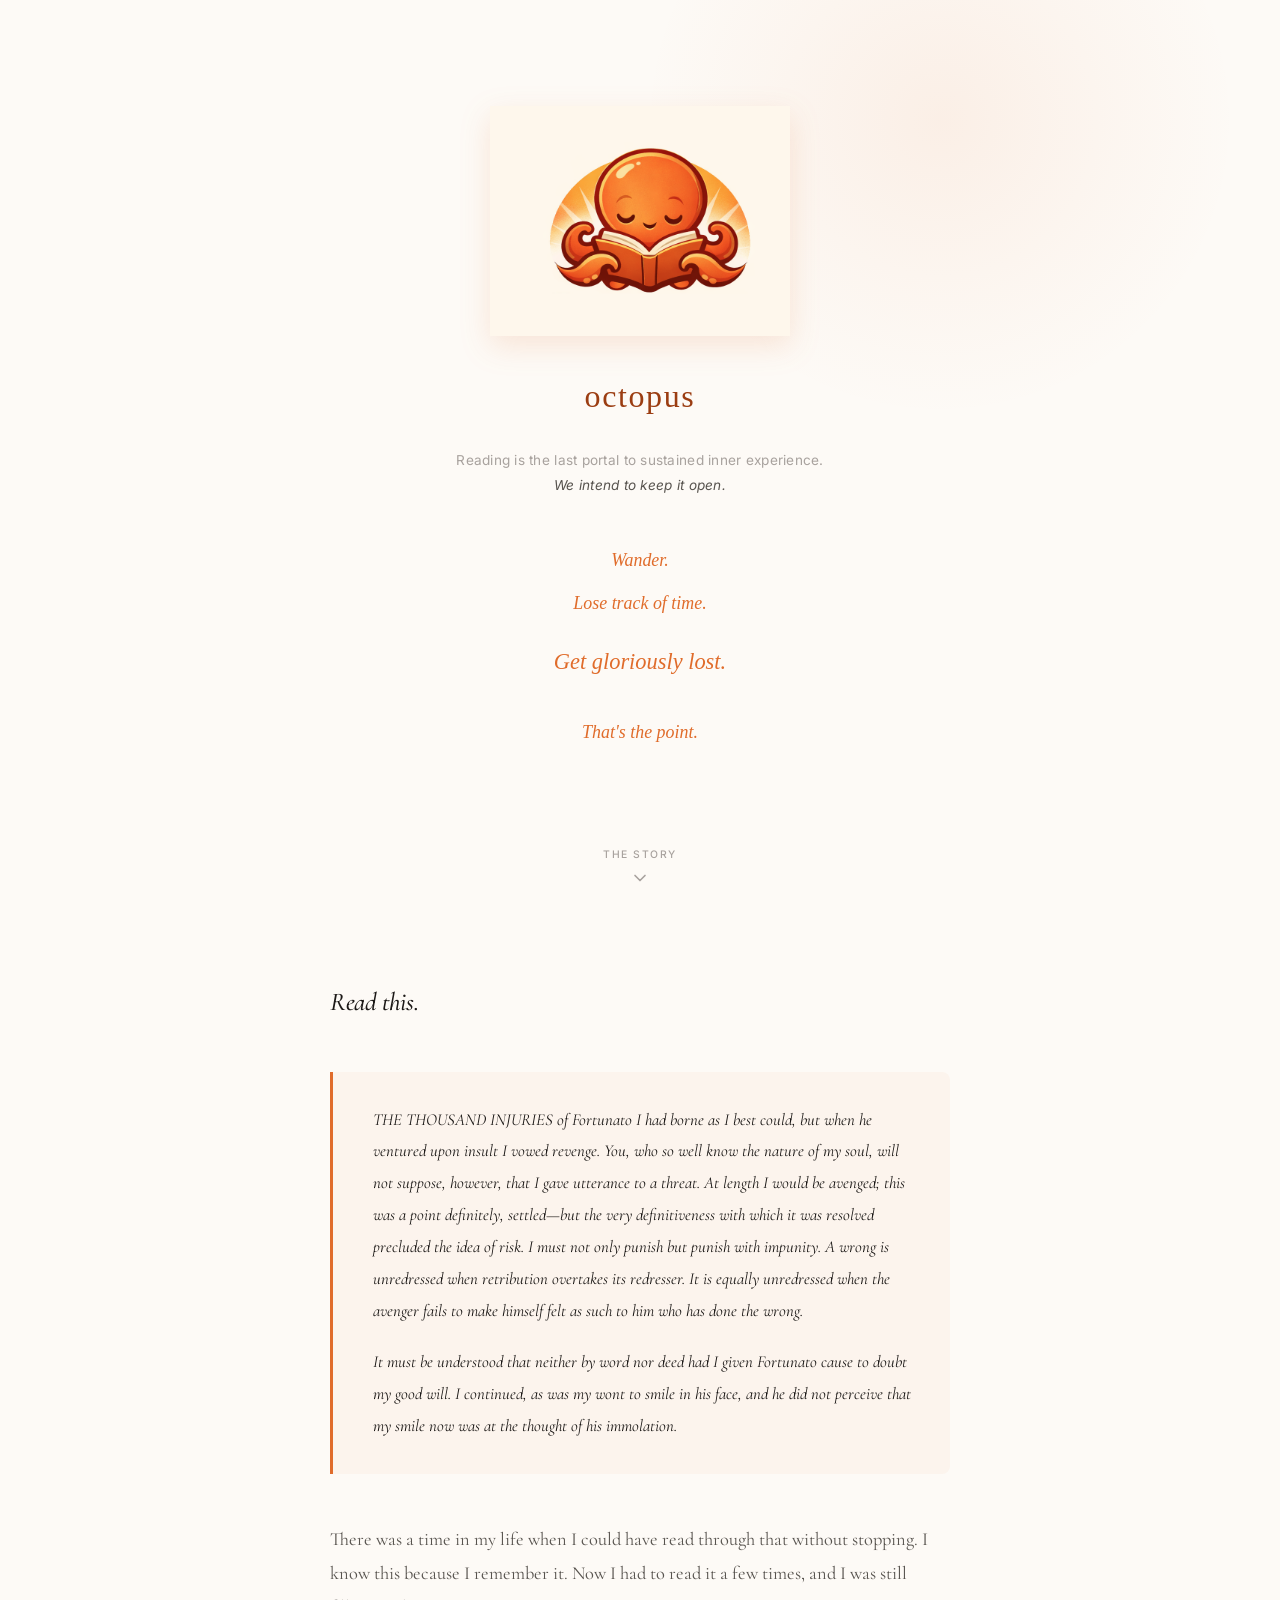
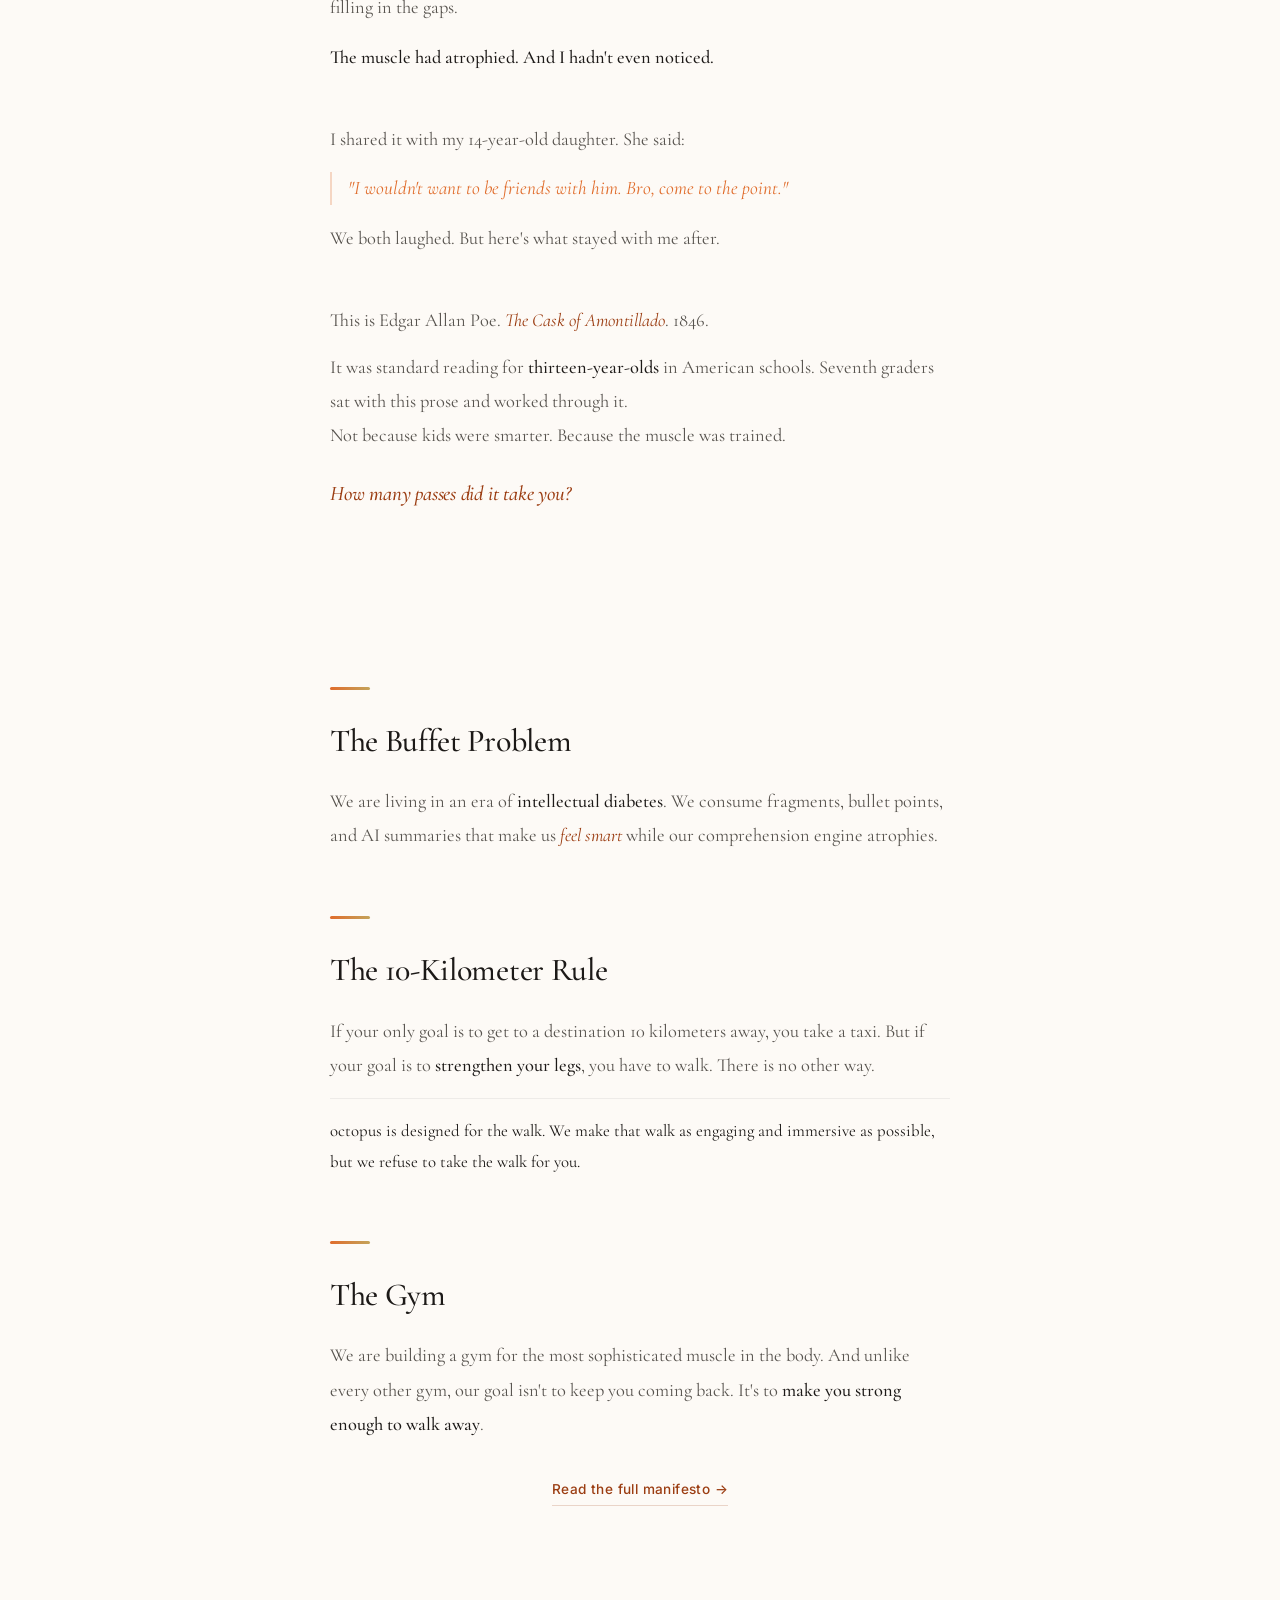
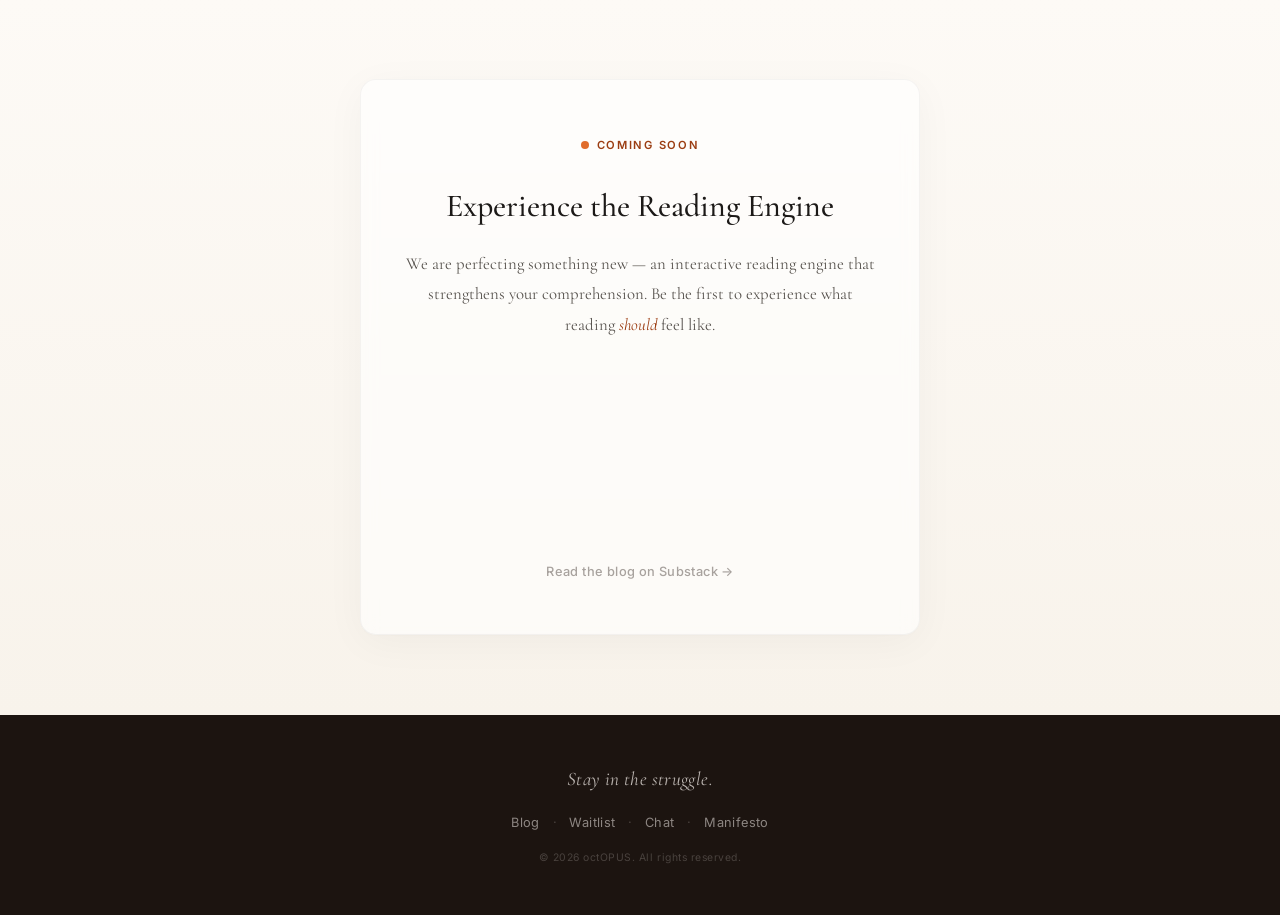
<file: index.html>
<!DOCTYPE html>
<html lang="en">

<head>
    <meta charset="UTF-8">
    <meta name="viewport" content="width=device-width, initial-scale=1.0, maximum-scale=1.0, user-scalable=no">
    <title>octopus — Get gloriously lost.</title>
    <meta name="description"
        content="octopus is a reading engine that strengthens your comprehension. No shortcuts. No summaries. Just you and the book. Launching July 2026.">
    <meta property="og:title" content="octopus — Get gloriously lost.">
    <meta property="og:description"
        content="We are building a gym for your mind, not a library. octopus strengthens your comprehension until you can tackle the densest texts independently.">
    <meta property="og:image" content="https://octopus.you/og-image.png">
    <meta property="og:type" content="website">
    <meta property="og:url" content="https://octopus.you">
    <meta name="twitter:card" content="summary_large_image">
    <meta name="twitter:title" content="octopus — Get gloriously lost.">
    <meta name="twitter:description" content="A reading engine against cognitive decline. Launching July 2026.">
    <meta name="twitter:image" content="https://octopus.you/og-image.png">
    <link rel="icon" type="image/png" href="logo.png">
    <link
        href="https://fonts.googleapis.com/css2?family=Cormorant+Garamond:ital,wght@0,400;0,500;0,600;1,400;1,500&family=Inter:wght@300;400;500;600&display=swap"
        rel="stylesheet">
    <link rel="stylesheet" href="css/style.css">
</head>

<body>
    <!-- ═══════════════════════════════════════
         HERO SECTION
         ═══════════════════════════════════════ -->
    <section class="hero" id="hero">
        <div class="hero-glow"></div>
        <div class="hero-content">
            <div class="logo-container" id="logo-container">
                <img src="logo.png" alt="Octopus — a friendly octopus reading a book" class="logo-img" id="logo-img">
            </div>
            <h1 class="hero-title" id="hero-title">octopus</h1>
            <p class="hero-anchor" id="hero-anchor">
                Reading is the last portal to sustained inner experience.<br>
                <em>We intend to keep it open.</em>
            </p>
            <p class="hero-tagline" id="hero-tagline">
                Wander.<br>
                Lose track of time.<br>
                <span class="hero-tagline-hero">Get gloriously lost.</span>
                <span class="hero-tagline-closer"><em>That's the point.</em></span>
            </p>
        </div>
        <div class="scroll-indicator" id="scroll-indicator">
            <span>The story</span>
            <svg width="20" height="20" viewBox="0 0 24 24" fill="none" stroke="currentColor" stroke-width="2"
                stroke-linecap="round" stroke-linejoin="round">
                <polyline points="6 9 12 15 18 9"></polyline>
            </svg>
        </div>
    </section>

    <!-- ═══════════════════════════════════════
         THE MIRROR — Problem in Action
         ═══════════════════════════════════════ -->
    <section class="mirror" id="mirror">
        <div class="mirror-container">

            <div class="mirror-story mirror-block" id="mirror-1">
                <p class="mirror-dare">Read this.</p>
            </div>

            <blockquote class="mirror-quote mirror-block" id="mirror-2">
                <p>
                    THE THOUSAND INJURIES of Fortunato I had borne as I best could, but when
                    he ventured upon insult I vowed revenge. You, who so well know the nature
                    of my soul, will not suppose, however, that I gave utterance to a threat.
                    At length I would be avenged; this was a point definitely, settled—but the
                    very definitiveness with which it was resolved precluded the idea of risk.
                    I must not only punish but punish with impunity. A wrong is unredressed
                    when retribution overtakes its redresser. It is equally unredressed when
                    the avenger fails to make himself felt as such to him who has done the wrong.
                </p>
                <p>
                    It must be understood that neither by word nor deed had I given Fortunato
                    cause to doubt my good will. I continued, as was my wont to smile in his
                    face, and he did not perceive that my smile now was at the thought of
                    his immolation.
                </p>
            </blockquote>

            <div class="mirror-story mirror-block" id="mirror-3">
                <p class="mirror-text">
                    There was a time in my life when I could have read through that without
                    stopping. I know this because I remember it. Now I had to read it a few
                    times, and I was still filling in the gaps.
                </p>
                <p class="mirror-text mirror-text-pain">
                    The muscle had atrophied. And I hadn't even noticed.
                </p>
            </div>

            <div class="mirror-story mirror-block" id="mirror-4">
                <p class="mirror-text">
                    I shared it with my 14-year-old daughter. She said:
                </p>
                <p class="mirror-daughter">
                    "I wouldn't want to be friends with him. <em>Bro, come to the point.</em>"
                </p>
                <p class="mirror-text">
                    We both laughed. But here's what stayed with me after.
                </p>
            </div>

            <div class="mirror-fact mirror-block" id="mirror-5">
                <p class="mirror-text">
                    This is Edgar Allan Poe. <em>The Cask of Amontillado</em>. 1846.
                </p>
                <p class="mirror-text mirror-text-highlight">
                    It was standard reading for <strong>thirteen-year-olds</strong> in American schools.
                    Seventh graders sat with this prose and worked through it.
                </p>
                <p class="mirror-text">
                    Not because kids were smarter. Because the muscle was trained.
                </p>
                <p class="mirror-closing">
                    How many passes did it take you?
                </p>
            </div>

        </div>
    </section>

    <!-- ═══════════════════════════════════════
         THE PITCH — "Why Octopus?"
         ═══════════════════════════════════════ -->
    <section class="pitch" id="pitch">
        <div class="pitch-container">

            <div class="pitch-block" id="pitch-1">
                <div class="pitch-accent-line"></div>
                <h2 class="pitch-heading">The Buffet Problem</h2>
                <p class="pitch-text">
                    We are living in an era of <strong>intellectual diabetes</strong>.
                    We consume fragments, bullet points, and AI summaries that make us
                    <em>feel smart</em> while our comprehension engine atrophies.
                </p>
            </div>

            <div class="pitch-block" id="pitch-2">
                <div class="pitch-accent-line"></div>
                <h2 class="pitch-heading">The 10-Kilometer Rule</h2>
                <p class="pitch-text">
                    If your only goal is to get to a destination 10 kilometers away, you take a taxi.
                    But if your goal is to <strong>strengthen your legs</strong>, you have to walk.
                    There is no other way.
                </p>
                <p class="pitch-text pitch-text-secondary">
                    octopus is designed for the walk. We make that walk as engaging
                    and immersive as possible, but we refuse to take the walk for you.
                </p>
            </div>

            <div class="pitch-block" id="pitch-3">
                <div class="pitch-accent-line"></div>
                <h2 class="pitch-heading">The Gym</h2>
                <p class="pitch-text">
                    We are building a gym for the most sophisticated
                    muscle in the body. And unlike every other gym, our goal isn't to keep
                    you coming back. It's to <strong>make you strong enough to walk away</strong>.
                </p>
            </div>

        </div>

        <div class="pitch-cta-row">
            <a href="https://omeus.substack.com/about" target="_blank" rel="noopener" class="pitch-link"
                id="link-manifesto">
                Read the full manifesto →
            </a>
        </div>
    </section>

    <!-- ═══════════════════════════════════════
         SUBSCRIBE — Unified CTA
         ═══════════════════════════════════════ -->
    <section class="subscribe-section" id="subscribe">
        <div class="subscribe-container">
            <div class="subscribe-badge">
                <span class="subscribe-badge-dot"></span>
                Coming Soon
            </div>
            <h2 class="subscribe-heading">Experience the Reading Engine</h2>
            <p class="subscribe-text">
                We are perfecting something new — an interactive reading engine
                that strengthens your comprehension. Be the first to experience
                what reading <em>should</em> feel like.
            </p>
            <div class="subscribe-embed" id="subscribe-embed">
                <iframe src="https://omeus.substack.com/embed" width="100%" height="150"
                    style="border:none; background:transparent;" frameborder="0" scrolling="no"
                    title="Subscribe to octopus on Substack">
                </iframe>
            </div>
            <a href="https://omeus.substack.com/" target="_blank" rel="noopener" class="subscribe-blog-link"
                id="link-blog">
                Read the blog on Substack →
            </a>
        </div>
    </section>

    <!-- ═══════════════════════════════════════
         FOOTER
         ═══════════════════════════════════════ -->
    <footer class="site-footer" id="footer">
        <div class="footer-container">
            <div class="footer-motto">Stay in the struggle.</div>
            <nav class="footer-links" aria-label="Footer navigation">
                <a href="https://omeus.substack.com/" target="_blank" rel="noopener">Blog</a>
                <span class="footer-dot">·</span>
                <a href="https://omeus.substack.com/subscribe" target="_blank" rel="noopener">Waitlist</a>
                <span class="footer-dot">·</span>
                <a href="https://omeus.substack.com/chat" target="_blank" rel="noopener">Chat</a>
                <span class="footer-dot">·</span>
                <a href="https://omeus.substack.com/about" target="_blank" rel="noopener">Manifesto</a>
            </nav>
            <div class="footer-copyright">© 2026 octOPUS. All rights reserved.</div>
        </div>
    </footer>

    <!-- ═══════════════════════════════════════
         SCRIPTS
         ═══════════════════════════════════════ -->
    <script>
        (function () {
            'use strict';

            // ─── Fade-in on load ───
            function revealHero() {
                const elements = [
                    { el: document.getElementById('logo-container'), delay: 0 },
                    { el: document.getElementById('hero-title'), delay: 400 },
                    { el: document.getElementById('hero-anchor'), delay: 800 },
                    { el: document.getElementById('hero-tagline'), delay: 1800 },
                    { el: document.getElementById('scroll-indicator'), delay: 2800 }
                ];

                elements.forEach(({ el, delay }) => {
                    if (!el) return;
                    setTimeout(() => {
                        el.style.opacity = '1';
                        el.style.transform = 'translateY(0)';
                    }, delay);
                });
            }

            // ─── Scroll-triggered reveals ───
            function initScrollReveals() {
                const observer = new IntersectionObserver((entries) => {
                    entries.forEach(entry => {
                        if (entry.isIntersecting) {
                            entry.target.classList.add('revealed');
                            observer.unobserve(entry.target);
                        }
                    });
                }, { threshold: 0.15, rootMargin: '0px 0px -60px 0px' });

                document.querySelectorAll('.pitch-block, .mirror-block, .subscribe-container').forEach(el => {
                    observer.observe(el);
                });
            }

            // ─── Scroll indicator fade ───
            function initScrollIndicator() {
                const indicator = document.getElementById('scroll-indicator');
                if (!indicator) return;

                let ticking = false;
                window.addEventListener('scroll', () => {
                    if (!ticking) {
                        requestAnimationFrame(() => {
                            const scrollY = window.scrollY;
                            indicator.style.opacity = Math.max(0, 1 - scrollY / 200);
                            ticking = false;
                        });
                        ticking = true;
                    }
                }, { passive: true });
            }

            // ─── Parallax on hero glow ───
            function initParallax() {
                const glow = document.querySelector('.hero-glow');
                if (!glow) return;

                let ticking = false;
                window.addEventListener('scroll', () => {
                    if (!ticking) {
                        requestAnimationFrame(() => {
                            const scrollY = window.scrollY;
                            glow.style.transform = `translateY(${scrollY * 0.3}px)`;
                            ticking = false;
                        });
                        ticking = true;
                    }
                }, { passive: true });
            }

            // ─── Init ───
            window.addEventListener('DOMContentLoaded', () => {
                revealHero();
                initScrollReveals();
                initScrollIndicator();
                initParallax();
            });
        })();
    </script>
</body>

</html>
</file>
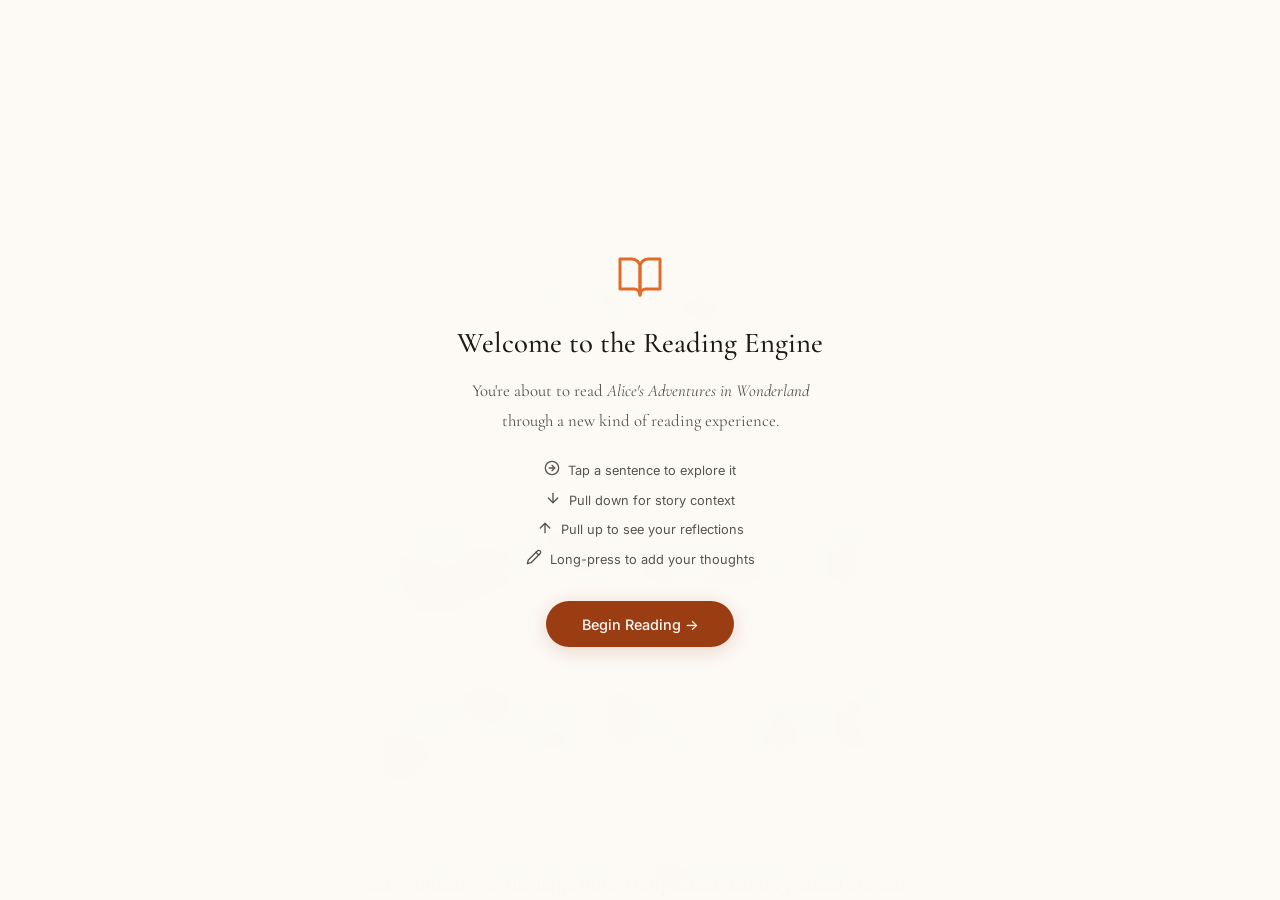
<file: demo.html>
<!DOCTYPE html>
<html lang="en">

<head>
    <meta charset="UTF-8">
    <meta name="viewport" content="width=device-width, initial-scale=1.0, maximum-scale=1.0, user-scalable=no">
    <title>octopus — Try the Reading Engine</title>
    <meta name="description" content="Experience the octopus reading engine with Alice's Adventures in Wonderland. Tap sentences, discover meanings, and feel what deep reading should feel like.">
    <meta property="og:title" content="octopus — Try the Reading Engine">
    <meta property="og:description" content="Read Alice in Wonderland through a reading engine designed for deep comprehension. Try it live.">
    <meta property="og:image" content="og-image.png">
    <link rel="icon" type="image/png" href="logo.png">
    <link href="https://fonts.googleapis.com/css2?family=Cormorant+Garamond:ital,wght@0,400;0,500;0,600;1,400;1,500&family=Inter:wght@300;400;500;600&display=swap" rel="stylesheet">
    <style>
        @import url('https://fonts.googleapis.com/css2?family=Cormorant+Garamond:ital,wght@0,400;0,500;0,600;1,400;1,500&family=Inter:wght@300;400;500;600&display=swap');

        :root {
            --bg:          #FDFAF6;
            --ink:         #1C1917;
            --ink-soft:    #57534E;
            --ink-ghost:   #A8A29E;
            --brand:       #E06C2B;
            --brand-deep:  #9B3D12;
            --brand-glow:  rgba(224, 108, 43, 0.12);
            --rule:        rgba(0, 0, 0, 0.06);
            --serif:       'Cormorant Garamond', 'Georgia', serif;
            --sans:        'Inter', -apple-system, BlinkMacSystemFont, sans-serif;
            --ease-out-expo: cubic-bezier(0.16, 1, 0.3, 1);
        }

        *, *::before, *::after { box-sizing: border-box; margin: 0; padding: 0; }

        html, body { 
            height: 100%; 
            background: var(--bg); 
            background-image: radial-gradient(circle at 50% 0%, #FFFFFF 0%, var(--bg) 80%);
            overflow: hidden;
            -webkit-font-smoothing: antialiased;
        }

        /* Animations */
        @keyframes fadeInUp {
            from { opacity: 0; transform: translateY(15px); }
            to { opacity: 1; transform: translateY(0); }
        }

        @keyframes pulseGlow {
            0% { box-shadow: 0 4px 20px rgba(155, 61, 18, 0.2); }
            50% { box-shadow: 0 4px 25px rgba(224, 108, 43, 0.4); }
            100% { box-shadow: 0 4px 20px rgba(155, 61, 18, 0.2); }
        }

        /* ─── Top Bar ─── */
        .demo-bar {
            position: fixed;
            top: 0;
            left: 0;
            right: 0;
            z-index: 9999;
            display: flex;
            align-items: center;
            justify-content: space-between;
            padding: 0 1.2rem;
            height: 48px;
            background: rgba(253, 250, 246, 0.92);
            backdrop-filter: blur(12px);
            -webkit-backdrop-filter: blur(12px);
            border-bottom: 1px solid var(--rule);
        }

        .demo-bar-left {
            display: flex;
            align-items: center;
            gap: 0.6rem;
        }

        .demo-bar-logo {
            width: 28px;
            height: 28px;
            border-radius: 6px;
        }

        .demo-bar-home {
            font-family: var(--sans);
            font-size: 0.75rem;
            font-weight: 500;
            letter-spacing: 0.05em;
            color: var(--ink-ghost);
            text-decoration: none;
            transition: color 0.2s ease;
        }

        .demo-bar-home:hover {
            color: var(--brand);
        }

        .demo-bar-badge {
            font-family: var(--sans);
            font-size: 0.6rem;
            font-weight: 600;
            letter-spacing: 0.1em;
            text-transform: uppercase;
            color: var(--brand-deep);
            background: var(--brand-glow);
            padding: 3px 10px;
            border-radius: 20px;
        }

        /* ─── Intro Overlay ─── */
        .demo-intro {
            position: fixed;
            inset: 0;
            z-index: 10000;
            display: flex;
            align-items: center;
            justify-content: center;
            background: rgba(253, 250, 246, 0.97);
            backdrop-filter: blur(16px);
            -webkit-backdrop-filter: blur(16px);
            opacity: 1;
            transition: opacity 0.6s var(--ease-out-expo);
        }

        .demo-intro.hidden {
            opacity: 0;
            pointer-events: none;
        }

        .demo-intro-content {
            max-width: 440px;
            text-align: center;
            padding: 2rem;
        }

        .demo-intro-content > * {
            opacity: 0;
            animation: fadeInUp 0.8s var(--ease-out-expo) forwards;
        }

        .demo-intro-icon { animation-delay: 0.1s; }
        .demo-intro-title { animation-delay: 0.2s; }
        .demo-intro-text { animation-delay: 0.3s; }
        .demo-intro-hints { animation-delay: 0.4s; }
        .demo-intro-btn { animation-delay: 0.5s; }

        .demo-intro-icon {
            font-size: 3rem;
            margin-bottom: 1.5rem;
            display: flex;
            justify-content: center;
            align-items: center;
        }

        .demo-intro-title {
            font-family: var(--serif);
            font-size: 1.8rem;
            font-weight: 500;
            color: var(--ink);
            margin-bottom: 1rem;
        }

        .demo-intro-text {
            font-family: var(--serif);
            font-size: 1.05rem;
            line-height: 1.8;
            color: var(--ink-soft);
            margin-bottom: 0.8rem;
        }

        .demo-intro-hints {
            list-style: none;
            padding: 0;
            margin: 1.5rem 0 2rem;
            display: flex;
            flex-direction: column;
            gap: 0.6rem;
        }

        .demo-intro-hints li {
            font-family: var(--sans);
            font-size: 0.8rem;
            color: var(--ink-soft);
            display: flex;
            align-items: center;
            gap: 0.5rem;
            justify-content: center;
        }

        .demo-intro-hints .hint-icon {
            font-size: 1rem;
        }

        .demo-intro-btn {
            display: inline-flex;
            align-items: center;
            gap: 0.5rem;
            font-family: var(--sans);
            font-size: 0.9rem;
            font-weight: 500;
            color: #FDF8F4;
            background: var(--brand-deep);
            padding: 0.9rem 2.2rem;
            border-radius: 50px;
            border: none;
            cursor: pointer;
            box-shadow: 0 4px 20px rgba(155, 61, 18, 0.2);
            transition: all 0.3s var(--ease-out-expo);
            animation: fadeInUp 0.8s var(--ease-out-expo) forwards, pulseGlow 4s infinite 2s;
        }

        .demo-intro-btn:hover {
            background: var(--brand);
            transform: translateY(-2px);
            box-shadow: 0 8px 32px rgba(224, 108, 43, 0.4) !important;
            animation: none;
            opacity: 1;
        }

        /* ─── Reading Engine Frame ─── */
        .demo-frame {
            position: fixed;
            top: 48px;
            left: 0;
            width: 100%;
            height: calc(100% - 48px);
            border: none;
        }

        /* ─── Bottom CTA Banner ─── */
        .demo-bottom-cta {
            position: fixed;
            bottom: 0;
            left: 0;
            right: 0;
            z-index: 9998;
            display: flex;
            align-items: center;
            justify-content: center;
            gap: 1rem;
            padding: 0.8rem 1.2rem;
            background: rgba(28, 20, 16, 0.92);
            backdrop-filter: blur(12px);
            -webkit-backdrop-filter: blur(12px);
            transform: translateY(100%);
            transition: transform 0.8s cubic-bezier(0.34, 1.56, 0.64, 1);
        }

        .demo-bottom-cta.visible {
            transform: translateY(0);
        }

        .demo-bottom-text {
            font-family: var(--sans);
            font-size: 0.8rem;
            color: rgba(253, 248, 244, 0.7);
        }

        .demo-bottom-link {
            font-family: var(--sans);
            font-size: 0.75rem;
            font-weight: 600;
            letter-spacing: 0.03em;
            color: var(--brand);
            text-decoration: none;
            padding: 0.4rem 1rem;
            border: 1px solid rgba(224, 108, 43, 0.3);
            border-radius: 20px;
            transition: all 0.2s ease;
            white-space: nowrap;
        }

        .demo-bottom-link:hover {
            background: rgba(224, 108, 43, 0.15);
            border-color: var(--brand);
        }

        @media (max-width: 480px) {
            .demo-bottom-cta {
                flex-direction: column;
                gap: 0.5rem;
                padding: 0.8rem;
            }
        }
    </style>
</head>

<body>
    <!-- Top Bar -->
    <header class="demo-bar">
        <div class="demo-bar-left">
            <img src="logo.png" alt="Octopus" class="demo-bar-logo">
            <a href="index.html" class="demo-bar-home">← Back to Home</a>
        </div>
        <div class="demo-bar-badge">Live Demo</div>
    </header>

    <!-- Intro Overlay -->
    <section class="demo-intro" id="demo-intro">
        <div class="demo-intro-content">
            <div class="demo-intro-icon">
                <svg width="48" height="48" viewBox="0 0 24 24" fill="none" stroke="var(--brand)" stroke-width="1.5" stroke-linecap="round" stroke-linejoin="round"><path d="M2 3h6a4 4 0 0 1 4 4v14a3 3 0 0 0-3-3H2z"></path><path d="M22 3h-6a4 4 0 0 0-4 4v14a3 3 0 0 1 3-3h7z"></path></svg>
            </div>
            <h1 class="demo-intro-title">Welcome to the Reading Engine</h1>
            <p class="demo-intro-text">
                You're about to read <em>Alice's Adventures in Wonderland</em> 
                through a new kind of reading experience.
            </p>
            <ul class="demo-intro-hints">
                <li><span class="hint-icon"><svg width="16" height="16" viewBox="0 0 24 24" fill="none" stroke="currentColor" stroke-width="2" stroke-linecap="round" stroke-linejoin="round"><circle cx="12" cy="12" r="10"></circle><path d="m12 16 4-4-4-4"></path><path d="M8 12h8"></path></svg></span> Tap a sentence to explore it</li>
                <li><span class="hint-icon"><svg width="16" height="16" viewBox="0 0 24 24" fill="none" stroke="currentColor" stroke-width="2" stroke-linecap="round" stroke-linejoin="round"><path d="M12 5v14"></path><path d="m19 12-7 7-7-7"></path></svg></span> Pull down for story context</li>
                <li><span class="hint-icon"><svg width="16" height="16" viewBox="0 0 24 24" fill="none" stroke="currentColor" stroke-width="2" stroke-linecap="round" stroke-linejoin="round"><path d="M12 19V5"></path><path d="m5 12 7-7 7 7"></path></svg></span> Pull up to see your reflections</li>
                <li><span class="hint-icon"><svg width="16" height="16" viewBox="0 0 24 24" fill="none" stroke="currentColor" stroke-width="2" stroke-linecap="round" stroke-linejoin="round"><path d="M17 3a2.85 2.83 0 1 1 4 4L7.5 20.5 2 22l1.5-5.5Z"></path><path d="m15 5 4 4"></path></svg></span> Long-press to add your thoughts</li>
            </ul>
            <button class="demo-intro-btn" id="demo-start-btn" onclick="startDemo()">
                Begin Reading →
            </button>
        </div>
    </section>

    <!-- Reading Engine (iframe) -->
    <iframe src="engine/reading-engine.html" class="demo-frame" id="demo-frame" title="octopus reading engine demo"></iframe>

    <!-- Bottom CTA -->
    <aside class="demo-bottom-cta" id="demo-bottom-cta">
        <span class="demo-bottom-text">Like what you see? We're launching soon.</span>
        <a href="https://omeus.substack.com/subscribe" target="_blank" rel="noopener" class="demo-bottom-link">
            Get Early Access ✉️
        </a>
    </aside>

    <script>
    function startDemo() {
        const intro = document.getElementById('demo-intro');
        intro.classList.add('hidden');
        setTimeout(() => { intro.style.display = 'none'; }, 600);

        // Show the bottom CTA after 30 seconds of reading
        setTimeout(() => {
            document.getElementById('demo-bottom-cta').classList.add('visible');
        }, 30000);
    }
    </script>
</body>

</html>
</file>
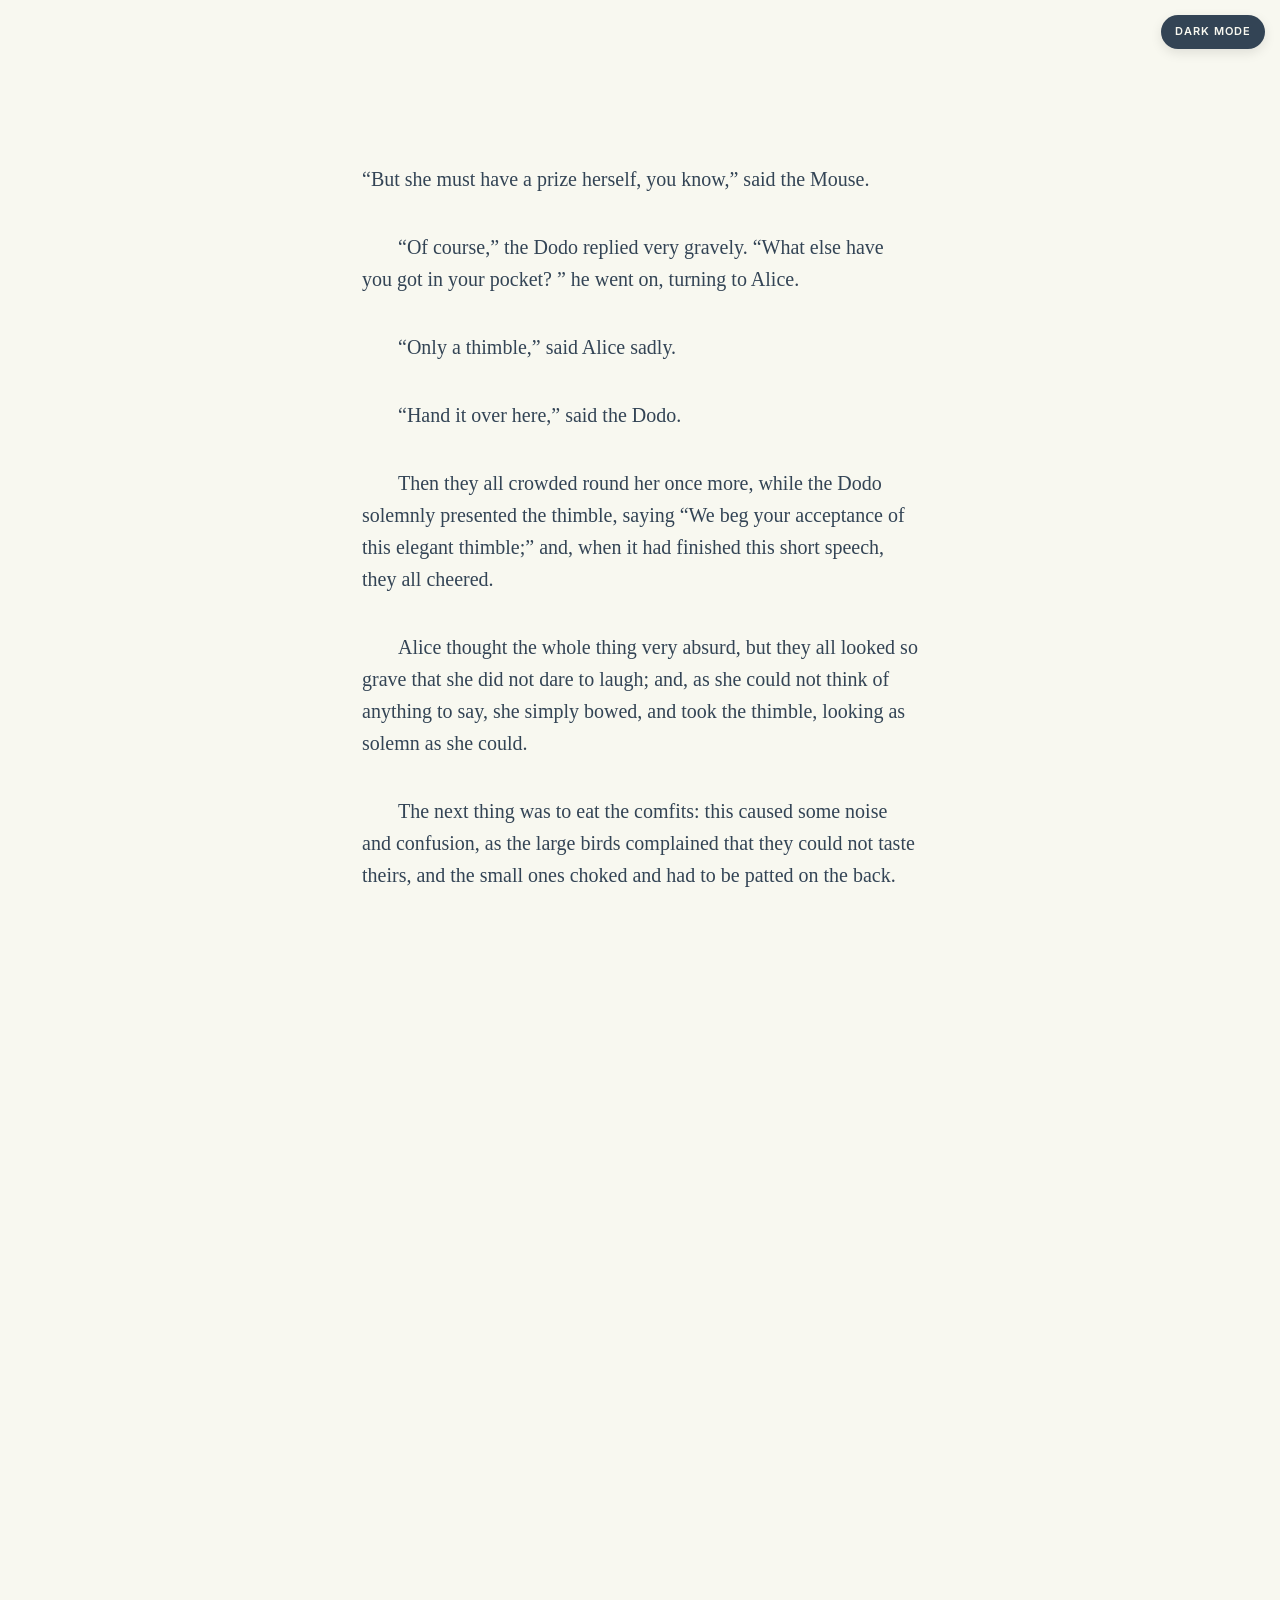
<file: engine/reading-engine.html>
<!DOCTYPE html>
<html lang="en">

<head>
    <meta charset="UTF-8">
    <meta name="viewport" content="width=device-width, initial-scale=1.0, maximum-scale=1.0, user-scalable=no">
    <title>Octopus Reading Engine — Inline Variant</title>
    <style>
        @import url('https://fonts.googleapis.com/css2?family=Cormorant+Garamond:ital,wght@0,400;0,500;0,600;1,400;1,500&family=Inter:wght@300;400;500;600&display=swap');

        :root {
            --bg: #FAF8F5;
            --ink: #1C1917;
            --ink-soft: #57534E;
            --ink-ghost: #A8A29E;
            --highlight: rgba(180, 160, 120, 0.15);
            --highlight-active: rgba(180, 160, 120, 0.28);
            --rule: rgba(0, 0, 0, 0.06);

            --blue-deep: #1E3A5F;
            --blue-mid: #4A7FB5;
            --blue-pale: #A8CCE8;
            --blue-light: #D6E8F7;
            --blue-ghost: #EBF3FA;

            --yellow-deep: #5C4E00;
            --yellow-mid: #A89200;
            --yellow-pale: #D4C560;
            --yellow-light: #F5EFD0;
            --yellow-ghost: #FAF7E8;

            --green-deep: #1B4332;
            --green-mid: #52796F;
            --green-pale: #95D5B2;
            --green-light: #D8F3DC;
            --green-ghost: #EDF6EE;

            --amber: #C4A35A;
            --amber-soft: #A08840;

            --serif: 'Cormorant Garamond', 'Georgia', serif;
            --sans: 'Inter', -apple-system, BlinkMacSystemFont, sans-serif;

            --ease-out-expo: cubic-bezier(0.16, 1, 0.3, 1);
            --ease-spring: cubic-bezier(0.25, 1, 0.5, 1);
        }

        *, *::before, *::after {
            box-sizing: border-box;
            -webkit-tap-highlight-color: transparent;
        }

        body, html {
            margin: 0;
            padding: 0;
            height: 100%;
            background: var(--bg);
            color: var(--ink);
            font-family: var(--serif);
            font-size: 20px;
            line-height: 1.75;
            overflow-x: hidden;
            -webkit-font-smoothing: antialiased;
        }

        .hidden { display: none !important; }

        /* ═══════════════════════════════════════
           ZERO-UI READING CANVAS
           ═══════════════════════════════════════ */

        #reading-surface {
            position: relative;
            min-height: 100vh;
            touch-action: pan-y;
            /* OS Overrides for Long Press */
            -webkit-user-select: none;
            -webkit-touch-callout: none;
            /* Rubber-band Snap Back */
            transition: transform 0.4s var(--ease-spring);
        }

        /* Disables transition so the container tracks finger instantly */
        #reading-surface.pulling {
            transition: none;
        }

        #aru-container {
            padding: 15vh 32px 20vh 32px;
            max-width: 620px;
            margin: 0 auto;
        }

        /* ═══════════════════════════════════════
           IN-PAGE CONTEXT BLOCKS
           ═══════════════════════════════════════ */

        .in-page-context {
            margin-bottom: 48px;
            padding-bottom: 32px;
            border-bottom: 1px solid var(--rule);
            -webkit-user-select: none;
            -webkit-touch-callout: none;
            animation: fadeInDown 0.6s var(--ease-out-expo) forwards;
        }

        @keyframes fadeInDown {
            from { opacity: 0; transform: translateY(-20px); }
            to { opacity: 1; transform: translateY(0); }
        }

        .context-section h2 {
            font-family: var(--sans); font-size: 10px; font-weight: 600; text-transform: uppercase;
            letter-spacing: 3px; color: var(--ink-ghost); border-bottom: 1px solid var(--rule);
            padding-bottom: 12px; margin-bottom: 20px;
        }

        .context-prose { font-family: var(--serif); font-size: 18px; line-height: 1.8; color: var(--ink-soft); }

        .entity-list { list-style: none; padding: 0; margin: 20px 0 0 0; }
        .entity-list li {
            padding: 14px 0; border-bottom: 1px solid var(--rule); font-family: var(--sans);
            font-size: 13px; line-height: 1.6; color: var(--ink-soft);
        }
        .entity-name { font-weight: 600; color: var(--ink); font-size: 14px; }
        .entity-tag {
            font-size: 9px; font-weight: 600; letter-spacing: 1px; text-transform: uppercase;
            padding: 2px 8px; border-radius: 3px; margin-left: 8px; vertical-align: middle;
        }
        .entity-tag.history { background: var(--blue-light); color: var(--blue-deep); }
        .entity-tag.new { background: var(--green-light); color: var(--green-deep); }


        /* ═══════════════════════════════════════
           PROSE & ATU STYLING
           ═══════════════════════════════════════ */

        .atu {
            margin-bottom: 0;
            text-indent: 0;
            padding: 0.4em 0;
            position: relative;
            transition: filter 0.4s var(--ease-out-expo), opacity 0.4s var(--ease-out-expo);
        }

        .atu + .atu { text-indent: 1.8em; }
        .atu.is-header { text-indent: 0; font-weight: 500; font-size: 0.95em; color: var(--ink-soft); }
        .atu.is-signature { text-indent: 0; margin-top: 1.5em; }

        .sentence {
            cursor: pointer;
            border-radius: 2px;
            transition: background-color 0.25s ease;
            padding: 1px 0;
        }

        .sentence.highlighted { background-color: var(--highlight); }

        .atu.pressing {
            background: radial-gradient(ellipse at var(--press-x, 50%) var(--press-y, 50%), rgba(0,0,0,0.03) 0%, transparent 70%);
        }

        /* ═══════════════════════════════════════
           PULL INDICATORS
           ═══════════════════════════════════════ */

        .pull-indicator {
            position: fixed;
            left: 0;
            width: 100%;
            display: flex;
            align-items: center;
            justify-content: center;
            pointer-events: none;
            z-index: 40;
            opacity: 0;
            transition: opacity 0.2s ease;
            font-family: var(--sans);
            font-size: 11px;
            font-weight: 500;
            letter-spacing: 2px;
            text-transform: uppercase;
            color: var(--ink-ghost);
        }

        .pull-indicator.top { top: 0; height: 60px; transform: translateY(-100%); }
        .pull-indicator.bottom { bottom: 0; height: 60px; transform: translateY(100%); }

        .pull-indicator.visible { opacity: 1; transform: translateY(0); }
        .pull-indicator.ready { color: var(--ink-soft); }

        /* ═══════════════════════════════════════
           FULLSCREEN SIDECAR — 60 / 40
           ═══════════════════════════════════════ */

        #sidecar-overlay {
            position: fixed;
            top: 0;
            bottom: 0;
            left: 50%;
            transform: translateX(-50%);
            width: 100%;
            max-width: 620px;
            z-index: 200;
            background: var(--bg);
            display: none;
            flex-direction: column;
            opacity: 0;
            transition: opacity 0.35s var(--ease-out-expo);
        }

        #sidecar-overlay.active {
            display: flex;
            opacity: 1;
        }

        #sidecar-source {
            height: 60%;
            overflow-y: auto;
            padding: 20px 24px;
            border-bottom: 1px solid var(--rule);
            position: relative;
            scroll-behavior: smooth;
        }

        #sidecar-source-label {
            font-family: var(--sans);
            font-size: 9px;
            font-weight: 600;
            letter-spacing: 2px;
            text-transform: uppercase;
            color: var(--ink-ghost);
            margin-bottom: 12px;
            display: flex;
            align-items: center;
            justify-content: space-between;
        }

        #sidecar-close {
            font-size: 11px;
            font-weight: 500;
            letter-spacing: 1.5px;
            cursor: pointer;
            padding: 4px 0;
            transition: color 0.2s ease;
        }

        #sidecar-text {
            font-family: var(--serif);
            font-size: 18px;
            line-height: 1.8;
            color: var(--ink);
        }

        .source-legend {
            display: flex;
            gap: 14px;
            margin-top: 14px;
            padding-top: 10px;
            border-top: 1px solid var(--rule);
        }

        .legend-item {
            display: flex;
            align-items: center;
            gap: 4px;
            font-family: var(--sans);
            font-size: 9px;
            font-weight: 500;
            letter-spacing: 0.8px;
            text-transform: uppercase;
            color: var(--ink-ghost);
        }

        .legend-dot { width: 8px; height: 8px; border-radius: 2px; }
        .legend-dot.entity { background: var(--blue-mid); }
        .legend-dot.word { background: var(--yellow-mid); }
        .legend-dot.idiom { background: var(--green-mid); }

        .cw {
            cursor: pointer;
            border-radius: 3px;
            padding: 0 3px;
            margin: 0 -1px;
            transition: all 0.2s ease;
            text-decoration-style: dotted;
            text-decoration-thickness: 1.5px;
            text-underline-offset: 3px;
        }

        .cw:active { filter: brightness(0.88); }

        .cw.selected {
            filter: brightness(0.85);
            box-shadow: 0 2px 8px rgba(0, 0, 0, 0.12);
            transform: scale(1.02);
        }

        .cw.t-entity.d-lore        { background: rgba(30,58,95,0.18); color: var(--blue-deep); text-decoration-color: var(--blue-deep); }
        .cw.t-entity.d-contextual   { background: rgba(74,127,181,0.15); color: var(--blue-mid); text-decoration-color: var(--blue-mid); }
        .cw.t-entity.d-universal    { background: rgba(214,232,247,0.5); color: var(--blue-deep); text-decoration-color: var(--blue-pale); }

        .cw.t-word.d-lore           { background: rgba(92,78,0,0.15); color: var(--yellow-deep); text-decoration-color: var(--yellow-deep); }
        .cw.t-word.d-contextual     { background: rgba(168,146,0,0.12); color: var(--yellow-mid); text-decoration-color: var(--yellow-mid); }
        .cw.t-word.d-universal      { background: rgba(245,239,208,0.6); color: var(--yellow-deep); text-decoration-color: var(--yellow-pale); }

        .cw.t-idiom.d-lore          { background: rgba(27,67,50,0.15); color: var(--green-deep); text-decoration-color: var(--green-deep); }
        .cw.t-idiom.d-contextual    { background: rgba(82,121,111,0.12); color: var(--green-mid); text-decoration-color: var(--green-mid); }
        .cw.t-idiom.d-universal     { background: rgba(216,243,220,0.6); color: var(--green-deep); text-decoration-color: var(--green-pale); }

        #sidecar-tabs-area {
            height: 40%;
            display: flex;
            flex-direction: column;
            overflow: hidden;
            position: relative;
        }

        .tab-panels-container {
            flex: 1;
            position: relative;
            overflow: hidden;
        }

        .tab-bar {
            display: flex;
            flex-shrink: 0;
            border-bottom: 1px solid var(--rule);
            background: #FAFAF8;
        }

        .tab-btn {
            flex: 1; display: flex; align-items: center; justify-content: center; gap: 6px; padding: 12px 8px;
            cursor: pointer; font-family: var(--sans); font-size: 11px; font-weight: 500; letter-spacing: 1px;
            text-transform: uppercase; color: var(--ink-ghost); border-bottom: 2px solid transparent;
            transition: color 0.25s ease, border-color 0.25s ease; position: relative;
        }

        .tab-btn.active { color: var(--ink); border-bottom-color: var(--ink); }

        .tab-btn svg { width: 16px; height: 16px; stroke: currentColor; fill: none; stroke-width: 1.8; stroke-linecap: round; stroke-linejoin: round; }

        .tab-btn .fade-ring {
            position: absolute; top: 6px; right: 12px; width: 6px; height: 6px; border-radius: 50%;
            background: var(--amber); opacity: 0; transition: opacity 0.3s ease;
        }

        .tab-btn .fade-ring.pulsing { opacity: 1; animation: subtlePulse 1.2s ease infinite; }

        @keyframes subtlePulse { 0%, 100% { opacity: 0.4; } 50% { opacity: 1; } }
        @keyframes fadeTab { from { opacity: 0; transform: translateY(6px); } to { opacity: 1; transform: translateY(0); } }

        .tab-panel {
            position: absolute; inset: 0; overflow-y: auto; padding: 16px 24px;
            opacity: 0; pointer-events: none; transition: opacity 0.6s ease;
        }

        .tab-panel.active { opacity: 1; pointer-events: all; }

        .ref-note {
            display: flex; align-items: flex-start; justify-content: space-between; gap: 10px;
            padding: 8px 0; border-bottom: 1px solid var(--rule); font-family: var(--serif);
            font-size: 14px; line-height: 1.5; color: var(--ink-soft); font-style: italic;
        }

        .ref-note-text { flex: 1; }
        .ref-note-actions { flex-shrink: 0; display: flex; gap: 4px; }
        .ref-note-actions span {
            font-family: var(--sans); font-size: 10px; color: var(--ink-ghost); cursor: pointer;
            padding: 2px 6px; border-radius: 3px; transition: color 0.2s ease, background 0.2s ease;
        }

        .ref-input-row { display: flex; gap: 8px; align-items: flex-end; margin-top: 8px; }

        .ref-textarea {
            flex: 1; background: rgba(0, 0, 0, 0.03); border: 1px solid var(--rule); border-radius: 8px;
            padding: 10px 14px; font-family: var(--serif); font-size: 15px; line-height: 1.5; color: var(--ink);
            resize: none; outline: none; min-height: 40px; max-height: 80px; transition: border-color 0.2s ease;
        }

        .ref-save-btn {
            background: var(--ink); border: none; color: var(--bg); font-family: var(--sans);
            font-size: 11px; font-weight: 600; letter-spacing: 0.5px; padding: 10px 16px;
            border-radius: 8px; cursor: pointer; transition: opacity 0.15s ease, transform 0.15s ease; white-space: nowrap;
        }

        .def-empty { font-family: var(--serif); font-size: 15px; font-style: italic; color: var(--ink-ghost); line-height: 1.7; padding: 8px 0; }
        .def-content { animation: fadeTab 0.3s ease forwards; }
        .def-word { font-family: var(--sans); font-weight: 600; font-size: 17px; color: var(--ink); margin-bottom: 4px; }
        .def-type-badge {
            display: inline-block; font-family: var(--sans); font-size: 9px; font-weight: 600;
            letter-spacing: 1.5px; text-transform: uppercase; padding: 3px 10px; border-radius: 4px; margin-bottom: 10px;
        }
        .def-meaning { font-family: var(--serif); font-size: 16px; line-height: 1.7; color: var(--ink-soft); }

        .def-fade-bar {
            position: absolute; bottom: 0; left: 0; height: 2px; background: var(--ink-ghost);
            width: 100%; transform-origin: right; transform: scaleX(1); opacity: 0; transition: opacity 0.4s ease;
        }

        .def-fade-bar.counting { opacity: 0.5; transform: scaleX(0); transition: opacity 0.4s ease, transform 5s linear; }

        .intuition-placeholder { font-family: var(--serif); font-size: 15px; font-style: italic; color: var(--ink-ghost); line-height: 1.7; padding: 8px 0; }
        .intuition-content { animation: fadeTab 0.4s ease forwards; }
        .intuition-label { font-family: var(--sans); font-size: 9px; font-weight: 600; letter-spacing: 2px; text-transform: uppercase; color: var(--amber-soft); margin-bottom: 10px; }
        .intuition-text { font-family: var(--serif); font-size: 16px; line-height: 1.75; color: var(--ink); }

        /* ═══════════════════════════════════════
           FULL-PAGE REFLECTION PAGE
           ═══════════════════════════════════════ */

        #reflection-page {
            position: fixed; inset: 0; background: var(--bg); overflow-y: auto; z-index: 50; touch-action: pan-y;
        }

        .rp-container { max-width: 620px; margin: 0 auto; padding: 48px 28px 30vh 28px; }
        .rp-title { font-family: var(--serif); font-size: 28px; font-weight: 500; color: var(--ink); margin: 0 0 4px 0; }
        .rp-subtitle { font-family: var(--sans); font-size: 10px; font-weight: 500; letter-spacing: 2px; text-transform: uppercase; color: var(--ink-ghost); margin-bottom: 32px; }

        .rp-aru-card { margin-bottom: 16px; padding: 16px 20px; background: rgba(180,160,120,0.06); border-radius: 8px; border-left: 4px solid var(--amber); }
        .rp-aru-card-label { font-family: var(--sans); font-size: 9px; font-weight: 600; letter-spacing: 1.5px; text-transform: uppercase; color: var(--amber-soft); margin-bottom: 6px; }
        .rp-aru-card-note { font-family: var(--serif); font-size: 16px; line-height: 1.6; color: var(--ink); }
        .rp-aru-card-actions { display: flex; gap: 8px; margin-top: 8px; }
        .rp-aru-card-actions span { font-family: var(--sans); font-size: 11px; color: var(--ink-ghost); cursor: pointer; transition: color 0.2s ease; }

        .rp-aru-input-row { display: flex; gap: 8px; align-items: flex-end; margin-top: 12px; margin-bottom: 24px; }
        .rp-divider { height: 1px; background: var(--rule); margin: 24px 0; }

        .rp-atu-group { margin-bottom: 16px; padding: 14px 16px; background: rgba(0,0,0,0.02); border-radius: 8px; border-left: 3px solid var(--rule); transition: background 0.2s ease, border-color 0.2s ease; }
        .rp-atu-group.expanded { border-left-color: var(--ink-soft); background: rgba(0,0,0,0.04); }
        .rp-atu-header { display: flex; align-items: center; gap: 8px; cursor: pointer; }
        .rp-atu-snippet { flex: 1; font-family: var(--serif); font-size: 12px; line-height: 1.4; color: var(--ink-ghost); font-style: italic; white-space: nowrap; overflow: hidden; text-overflow: ellipsis; }
        .rp-atu-count { font-family: var(--sans); font-size: 9px; font-weight: 600; background: var(--rule); color: var(--ink-soft); padding: 2px 7px; border-radius: 10px; flex-shrink: 0; }
        .rp-atu-chevron { font-family: var(--sans); font-size: 12px; color: var(--ink-ghost); transition: transform 0.2s ease; flex-shrink: 0; }
        .rp-atu-group.expanded .rp-atu-chevron { transform: rotate(90deg); }
        .rp-atu-body { display: none; margin-top: 12px; }
        .rp-atu-group.expanded .rp-atu-body { display: block; }
        .rp-atu-full-text { font-family: var(--serif); font-size: 14px; line-height: 1.6; color: var(--ink-ghost); margin-bottom: 12px; padding-bottom: 10px; border-bottom: 1px solid var(--rule); }
        .rp-atu-note { font-family: var(--serif); font-size: 15px; line-height: 1.55; color: var(--ink-soft); padding: 6px 0; display: flex; align-items: flex-start; justify-content: space-between; gap: 10px; }
        .rp-atu-note + .rp-atu-note { border-top: 1px solid var(--rule); margin-top: 4px; padding-top: 8px; }
        .rp-atu-note-text { flex: 1; }
        .rp-atu-note-actions { flex-shrink: 0; display: flex; gap: 4px; }
        .rp-atu-note-actions span { font-family: var(--sans); font-size: 10px; color: var(--ink-ghost); cursor: pointer; padding: 2px 4px; border-radius: 3px; }
        .rp-empty { font-family: var(--serif); font-size: 16px; color: var(--ink-ghost); font-style: italic; padding: 20px 0; }
        .rp-edit-row { display: flex; gap: 8px; align-items: flex-end; margin-top: 4px; }

        /* ═══════════════════════════════════════
           PROGRESS DOTS
           ═══════════════════════════════════════ */

        #progress-bar {
            position: fixed; right: 8px; top: 50%; transform: translateY(-50%);
            display: flex; flex-direction: column; gap: 3px; opacity: 0;
            transition: opacity 0.6s ease; z-index: 30; pointer-events: none;
        }
        #progress-bar.visible { opacity: 1; }
        .progress-dot { width: 3px; height: 3px; border-radius: 50%; background: var(--ink-ghost); transition: background 0.3s ease, transform 0.3s ease; }
        .progress-dot.active { background: var(--ink-soft); transform: scale(1.5); }

        ::-webkit-scrollbar { width: 0; background: transparent; }
        ::selection { background: rgba(180, 160, 120, 0.3); }
    </style>

    <style id="dynamic-theme">
        :root {
            --bg-light: #F8F8F0;
            --ink-light: #334455;
            --bg-dark: #1A2B3C;
            --ink-dark: #E0E0D0;
            --bg: var(--bg-light);
            --ink: var(--ink-light);
            --serif: 'Garamond', 'Georgia', serif;
            --sans: 'Inter', -apple-system, sans-serif;
            --custom-line-height: 1.6;
        }
        body {
            background: var(--bg);
            color: var(--ink);
            font-family: var(--serif);
            line-height: var(--custom-line-height);
            transition: background 0.3s ease, color 0.3s ease;
        }
        body.dark-mode {
            --bg: var(--bg-dark);
            --ink: var(--ink-dark);
            --ink-soft: #A8A29E;
            --ink-ghost: #57534E;
            --rule: rgba(255, 255, 255, 0.1);
        }
        #theme-toggle-btn {
            position: fixed;
            top: 15px;
            right: 15px;
            z-index: 9999;
            background: var(--ink);
            color: var(--bg);
            font-family: var(--sans);
            font-size: 11px;
            font-weight: 600;
            letter-spacing: 1px;
            text-transform: uppercase;
            padding: 8px 14px;
            border-radius: 20px;
            cursor: pointer;
            box-shadow: 0 4px 12px rgba(0,0,0,0.1);
            user-select: none;
        }
        /* Hide dark mode toggle when embedded in demo iframe */
        body.in-iframe #theme-toggle-btn { display: none; }
    </style>
    
    <script>
    function toggleDarkMode() {
        document.body.classList.toggle('dark-mode');
        const btn = document.getElementById('theme-toggle-btn');
        if(document.body.classList.contains('dark-mode')) {
            btn.textContent = 'Light Mode';
        } else {
            btn.textContent = 'Dark Mode';
        }
    }
    </script>
    </head>
    

<body>
<script>if (window.self !== window.top) document.body.classList.add('in-iframe');</script>
<div id="theme-toggle-btn" onclick="toggleDarkMode()">Dark Mode</div>


    <div class="pull-indicator top" id="pull-indicator-top"><span id="pull-top-text">Pull for context</span></div>
    <div class="pull-indicator bottom" id="pull-indicator-bottom"><span id="pull-bottom-text">Pull to reflect</span></div>
    <div id="progress-bar"></div>

    <div id="reading-surface">
        <div id="aru-container">

            <div id="in-page-context-global" class="in-page-context hidden">
                <div class="context-section">
                    <h2>The Story So Far</h2>
                    <div id="context-global-paragraphs"></div>
                </div>
            </div>

            <div id="in-page-context-local" class="in-page-context hidden">
                <div class="context-section">
                    <h2>Session Context</h2>
                    <p class="context-prose" id="context-local-summary"></p>
                    <h2 style="margin-top:36px">Entities Encountered</h2>
                    <ul class="entity-list" id="context-local-entities"></ul>
                </div>
            </div>
            <div id="base-text-container">
<p class="atu" data-opus-lineage="86000" data-opus-type="BP" data-wc="12"><span class="sentence">“But she must have a prize herself, you know,” said the Mouse.</span> </p>
<p class="atu" data-opus-lineage="87000" data-opus-type="BP" data-wc="21"><span class="sentence">“Of course,” the Dodo replied very gravely.</span> <span class="sentence">“What else have you got in your pocket?</span> <span class="sentence">” he went on, turning to Alice.</span> </p>
<p class="atu" data-opus-lineage="88000" data-opus-type="BP" data-wc="6"><span class="sentence">“Only a thimble,” said Alice sadly.</span> </p>
<p class="atu" data-opus-lineage="89000" data-opus-type="DL" data-wc="7"><span class="sentence">“Hand it over here,” said the Dodo.</span> </p>
<p class="atu" data-opus-lineage="90000" data-opus-type="BP" data-wc="35"><span class="sentence">Then they all crowded round her once more, while the Dodo solemnly presented the thimble, saying “We beg your acceptance of this elegant thimble;” and, when it had finished this short speech, they all cheered.</span> </p>
<p class="atu" data-opus-lineage="91000" data-opus-type="BP" data-wc="43"><span class="sentence">Alice thought the whole thing very absurd, but they all looked so grave that she did not dare to laugh; and, as she could not think of anything to say, she simply bowed, and took the thimble, looking as solemn as she could.</span> </p>
<p class="atu" data-opus-lineage="92000" data-opus-type="BP" data-wc="61"><span class="sentence">The next thing was to eat the comfits: this caused some noise and confusion, as the large birds complained that they could not taste theirs, and the small ones choked and had to be patted on the back.</span> <span class="sentence">However, it was over at last, and they sat down again in a ring, and begged the Mouse to tell them something more.</span> </p>
<p class="atu" data-opus-lineage="93000" data-opus-type="BP" data-wc="32"><span class="sentence">“You promised to tell me your history, you know,” said Alice, “and why it is you hate—C and D,” she added in a whisper, half afraid that it would be offended again.</span> </p>
<p class="atu" data-opus-lineage="94000" data-opus-type="BP" data-wc="16"><span class="sentence">“Mine is a long and a sad tale!</span> <span class="sentence">” said the Mouse, turning to Alice, and sighing.</span> </p>
<p class="atu" data-opus-lineage="95000" data-opus-type="BP" data-wc="46"><span class="sentence">“It is a long tail, certainly,” said Alice, looking down with wonder at the Mouse’s tail; “but why do you call it sad?</span> <span class="sentence">” And she kept on puzzling about it while the Mouse was speaking, so that her idea of the tale was something like this:—</span> </p>
<p class="atu" data-opus-lineage="96000" data-opus-type="PS" data-wc="80"><span class="sentence">“Fury said to a
         mouse, That he
        met in the
       house,
     ‘Let us
      both go to
       law: I will
        prosecute
         you.</span> <span class="sentence">—Come,
           I’ll take no
           denial; We
          must have a
        trial: For
      really this
     morning I’ve
    nothing
    to do.</span> <span class="sentence">’
      Said the
      mouse to the
       cur, ‘Such
        a trial,
         dear sir,
            With
          no jury
        or judge,
       would be
      wasting
      our
      breath.</span> <span class="sentence">’
        ‘I’ll be
        judge, I’ll
         be jury,’
             Said
         cunning
          old Fury:
          ‘I’ll
          try the
            whole
            cause,
              and
           condemn
           you
          to
           death.</span> <span class="sentence">’”</span> </p>
<p class="atu" data-opus-lineage="97000" data-opus-type="BP" data-wc="15"><span class="sentence">“You are not attending!</span> <span class="sentence">” said the Mouse to Alice severely.</span> <span class="sentence">“What are you thinking of?</span> <span class="sentence">”</span> </p>
<p class="atu" data-opus-lineage="98000" data-opus-type="BP" data-wc="17"><span class="sentence">“I beg your pardon,” said Alice very humbly: “you had got to the fifth bend, I think?</span> <span class="sentence">”</span> </p>
<p class="atu" data-opus-lineage="99000" data-opus-type="BP" data-wc="11"><span class="sentence">“I had not!</span> <span class="sentence">” cried the Mouse, sharply and very angrily.</span> </p>
<p class="atu" data-opus-lineage="100000" data-opus-type="BP" data-wc="23"><span class="sentence">“A knot!</span> <span class="sentence">” said Alice, always ready to make herself useful, and looking anxiously about her.</span> <span class="sentence">“Oh, do let me help to undo it!</span> <span class="sentence">”</span> </p>
<p class="atu" data-opus-lineage="101000" data-opus-type="BP" data-wc="22"><span class="sentence">“I shall do nothing of the sort,” said the Mouse, getting up and walking away.</span> <span class="sentence">“You insult me by talking such nonsense!</span> <span class="sentence">”</span> </p>
<p class="atu" data-opus-lineage="102000" data-opus-type="DL" data-wc="14"><span class="sentence">“I didn’t mean it!</span> <span class="sentence">” pleaded poor Alice.</span> <span class="sentence">“But you’re so easily offended, you know!</span> <span class="sentence">”</span> </p>
<p class="atu" data-opus-lineage="103000" data-opus-type="BP" data-wc="6"><span class="sentence">The Mouse only growled in reply.</span> </p>
<p class="atu" data-opus-lineage="104000" data-opus-type="BP" data-wc="34"><span class="sentence">“Please come back and finish your story!</span> <span class="sentence">” Alice called after it; and the others all joined in chorus, “Yes, please do!</span> <span class="sentence">” but the Mouse only shook its head impatiently, and walked a little quicker.</span> </p>
<p class="atu" data-opus-lineage="105000" data-opus-type="BP" data-wc="65"><span class="sentence">“What a pity it wouldn’t stay!</span> <span class="sentence">” sighed the Lory, as soon as it was quite out of sight; and an old Crab took the opportunity of saying to her daughter “Ah, my dear!</span> <span class="sentence">Let this be a lesson to you never to lose your temper!</span> <span class="sentence">” “Hold your tongue, Ma!</span> <span class="sentence">” said the young Crab, a little snappishly.</span> <span class="sentence">“You’re enough to try the patience of an oyster!</span> <span class="sentence">”</span> </p>
<p class="atu" data-opus-lineage="106000" data-opus-type="BP" data-wc="23"><span class="sentence">“I wish I had our Dinah here, I know I do!</span> <span class="sentence">” said Alice aloud, addressing nobody in particular.</span> <span class="sentence">“She’d soon fetch it back!</span> <span class="sentence">”</span> </p>
<p class="atu" data-opus-lineage="107000" data-opus-type="BP" data-wc="15"><span class="sentence">“And who is Dinah, if I might venture to ask the question?</span> <span class="sentence">” said the Lory.</span> </p>
<p class="atu" data-opus-lineage="108000" data-opus-type="BP" data-wc="51"><span class="sentence">Alice replied eagerly, for she was always ready to talk about her pet: “Dinah’s our cat.</span> <span class="sentence">And she’s such a capital one for catching mice you can’t think!</span> <span class="sentence">And oh, I wish you could see her after the birds!</span> <span class="sentence">Why, she’ll eat a little bird as soon as look at it!</span> <span class="sentence">”</span> </p>
<p class="atu" data-opus-lineage="109000" data-opus-type="BP" data-wc="76"><span class="sentence">This speech caused a remarkable sensation among the party.</span> <span class="sentence">Some of the birds hurried off at once: one old Magpie began wrapping itself up very carefully, remarking, “I really must be getting home; the night-air doesn’t suit my throat!</span> <span class="sentence">” and a Canary called out in a trembling voice to its children, “Come away, my dears!</span> <span class="sentence">It’s high time you were all in bed!</span> <span class="sentence">” On various pretexts they all moved off, and Alice was soon left alone.</span> </p>
<p class="atu" data-opus-lineage="110000" data-opus-type="BP" data-wc="98"><span class="sentence">“I wish I hadn’t mentioned Dinah!</span> <span class="sentence">” she said to herself in a melancholy tone.</span> <span class="sentence">“Nobody seems to like her, down here, and I’m sure she’s the best cat in the world!</span> <span class="sentence">Oh, my dear Dinah!</span> <span class="sentence">I wonder if I shall ever see you any more!</span> <span class="sentence">” And here poor Alice began to cry again, for she felt very lonely and low-spirited.</span> <span class="sentence">In a little while, however, she again heard a little pattering of footsteps in the distance, and she looked up eagerly, half hoping that the Mouse had changed his mind, and was coming back to finish his story.</span> </p>
<p class="atu is-header" data-opus-lineage="111000" data-opus-type="CH" data-wc="9">CHAPTER IV.
 The Rabbit Sends in a Little Bill</p>
            </div>

</div>
    </div>

    <div id="sidecar-overlay">
        <div id="sidecar-source">
            <div id="sidecar-source-label">
                <span>Source Paragraph</span>
                <span id="sidecar-close" onclick="closeSidecar()">Return</span>
            </div>
            <div id="sidecar-text"></div>
            <div class="source-legend">
                <div class="legend-item"><span class="legend-dot entity"></span>Entity</div>
                <div class="legend-item"><span class="legend-dot word"></span>Word</div>
                <div class="legend-item"><span class="legend-dot idiom"></span>Idiom</div>
            </div>
        </div>

        <div id="sidecar-tabs-area">
            <div class="tab-bar">
                <div class="tab-btn active" data-tab="reflection" onclick="switchTab('reflection')">
                    <svg viewBox="0 0 24 24"><path d="M12 20h9"/><path d="M16.5 3.5a2.121 2.121 0 0 1 3 3L7 19l-4 1 1-4L16.5 3.5z"/></svg>
                    Reflect
                    <span class="fade-ring" id="reflect-fade-ring"></span>
                </div>
                <div class="tab-btn" data-tab="definition" onclick="switchTab('definition')">
                    <svg viewBox="0 0 24 24"><path d="M4 19.5A2.5 2.5 0 0 1 6.5 17H20"/><path d="M6.5 2H20v20H6.5A2.5 2.5 0 0 1 4 19.5v-15A2.5 2.5 0 0 1 6.5 2z"/></svg>
                    Define
                </div>
                <div class="tab-btn" data-tab="intuition" onclick="switchTab('intuition')">
                    <svg viewBox="0 0 24 24"><line x1="9" y1="18" x2="15" y2="18"/><line x1="10" y1="22" x2="14" y2="22"/><path d="M15.09 14c.18-.98.65-1.74 1.41-2.5A4.65 4.65 0 0 0 18 8 6 6 0 0 0 6 8c0 1 .23 2.23 1.5 3.5A4.61 4.61 0 0 1 8.91 14"/></svg>
                    Intuit
                </div>
            </div>

            <div class="tab-panels-container">
                <div class="tab-panel active" id="panel-reflection">
                    <div id="ref-notes-list"></div>
                    <div class="ref-input-row">
                        <textarea class="ref-textarea" id="ref-textarea" placeholder="What are you thinking…" rows="1"></textarea>
                        <button class="ref-save-btn" onclick="saveReflection()">Save</button>
                    </div>
                </div>
                <div class="tab-panel" id="panel-definition">
                    <div id="def-content"><div class="def-empty">Tap a highlighted word above to see its meaning</div></div>
                    <div class="def-fade-bar" id="def-fade-bar"></div>
                </div>
                <div class="tab-panel" id="panel-intuition">
                    <div id="intuition-content"><div class="intuition-placeholder">Tap to receive a reading guide for this paragraph</div></div>
                </div>
            </div>
        </div>
    </div>

    <div id="reflection-page" class="hidden">
        <div class="rp-container">
            <div class="rp-header">
                <h1 class="rp-title">Reflections</h1>
                <div class="rp-subtitle">Letter 2 — Archangel</div>
            </div>

            <div id="rp-aru-section"></div>
            <div class="rp-aru-input-row">
                <textarea class="ref-textarea" id="rp-aru-textarea" placeholder="Add a session reflection…" rows="1"></textarea>
                <button class="ref-save-btn" onclick="saveAruReflection()">Save</button>
            </div>
            <div class="rp-divider"></div>
            <div id="rp-atu-section"></div>
        </div>
    </div>

    <script>
    /*
     * Octopus Reading Engine — Inline UX Implementation
     * * This script manages the state, gestures, rubber-band physics, and UI updates for the reading experience.
     * Order of operations:
     * 1. Initialize DOM elements (sentence wrapping, progress dots).
     * 2. Attach touch listeners to handle swipe, pull-to-refresh, and long-press gestures.
     * 3. Handle data injection for the Sidecar based on knowledge items.
     * 4. Manage Cross-tab states (Reflection, Definition, Intuition).
     * 5. Handle inline CRUD operations for user reflections.
     */

    // #region Data and State
    const knowledgeDb = {
    "86000": {
        "items": [
            {
                "name": "you know",
                "column": "idiom",
                "type": "Contextual",
                "depth": 0.6,
                "desc": "A common conversational filler or discourse marker used to seek confirmation, express shared understanding, or simply to fill a pause. In 1865, its usage was similar to modern English, indicating a shared assumption or seeking agreement.",
                "temporal_drift": false,
                "temporal_explanation": "",
                "phrases": [
                    "you know"
                ],
                "context_snippet": "a prize herself, you know,\u201d said the Mouse."
            }
        ],
        "intuition": "The Mouse's statement immediately draws attention to the logical inconsistency of Alice giving away all the prizes without reserving one for herself, prompting a question about fairness or the Dodo's initial declaration."
    },
    "87000": {
        "items": [
            {
                "name": "gravely",
                "column": "word",
                "type": "Universal",
                "depth": 0.6,
                "desc": "In a serious, solemn, or dignified manner. In 1865, this meaning was well-established, deriving from the Latin 'gravis' meaning 'heavy' or 'serious'.",
                "temporal_drift": false,
                "temporal_explanation": "",
                "phrases": [
                    "gravely"
                ],
                "context_snippet": "the Dodo replied very gravely."
            },
            {
                "name": "went on",
                "column": "idiom",
                "type": "Contextual",
                "depth": 0.5,
                "desc": "A phrasal verb meaning to continue speaking or doing something. In this context, it means the Dodo continued his speech.",
                "temporal_drift": false,
                "temporal_explanation": "",
                "phrases": [
                    "he went on"
                ],
                "context_snippet": "pocket?\u201d he went on, turning to Alice."
            }
        ],
        "intuition": "The Dodo's immediate follow-up question to Alice, after she has already provided prizes, suggests a persistent expectation or even a sense of entitlement from the Dodo regarding Alice's possessions. It raises questions about the Dodo's understanding of fairness or its perception of Alice's role within the group."
    },
    "88000": {
        "items": [],
        "intuition": "The immediate follow-up to the Dodo's inquiry about Alice's pockets reveals a stark contrast between the expectation placed upon her as the 'prize-giver' and her actual, limited resources. Her sadness suggests a burden of responsibility or a feeling of inadequacy in fulfilling the Dodo's impromptu decree."
    },
    "89000": {
        "items": [
            {
                "name": "Hand it over here",
                "column": "idiom",
                "type": "Contextual",
                "depth": 0.6,
                "desc": "An idiomatic expression meaning to give or surrender something to the speaker, often implying a demand or request for possession. This phrase was common in 19th-century English.",
                "temporal_drift": false,
                "temporal_explanation": "",
                "phrases": [
                    "Hand it over here"
                ],
                "context_snippet": "\u201cHand it over here,\u201d said the Dodo."
            }
        ],
        "intuition": "The Dodo's immediate demand for the thimble, after Alice's lament that it was all she had left, suggests a pragmatic, almost transactional approach to the prize-giving, rather than one based on sentiment or fairness."
    },
    "90000": {
        "items": [
            {
                "name": "solemnly",
                "column": "word",
                "type": "Universal",
                "depth": 0.6,
                "desc": "In a formal and dignified manner; with deep sincerity or seriousness.",
                "temporal_drift": false,
                "temporal_explanation": "",
                "phrases": [
                    "solemnly"
                ],
                "context_snippet": "Dodo solemnly presented the thimble, saying \u201cWe beg"
            },
            {
                "name": "thimble",
                "column": "word",
                "type": "Lore",
                "depth": 0.7,
                "desc": "A small, hard, pitted cup worn for protection on the finger that pushes the needle in sewing. In the context of the Caucus-race, it is presented as a prize, humorously implying its value as a token of achievement.",
                "temporal_drift": false,
                "temporal_explanation": "",
                "phrases": [
                    "the thimble",
                    "elegant thimble"
                ],
                "context_snippet": "presented the thimble, saying \u201cWe beg your acceptance of this elegant thimble"
            },
            {
                "name": "thimble",
                "column": "word",
                "type": "Lore",
                "depth": 0.7,
                "desc": "A small, hard, pitted cup worn for protection on the finger that pushes the needle in sewing. In the context of the Caucus-race, it is presented as a prize, humorously implying its value as a token of achievement.",
                "temporal_drift": false,
                "temporal_explanation": "",
                "phrases": [
                    "the thimble",
                    "elegant thimble"
                ],
                "context_snippet": "presented the thimble, saying \u201cWe beg your acceptance of this elegant thimble"
            },
            {
                "name": "We beg your acceptance of",
                "column": "idiom",
                "type": "Contextual",
                "depth": 0.8,
                "desc": "A formal and polite way of asking someone to accept something, often used when presenting a gift or offering. It implies a humble request for the recipient to take the item.",
                "temporal_drift": false,
                "temporal_explanation": "",
                "phrases": [
                    "We beg your acceptance of"
                ],
                "context_snippet": "saying \u201cWe beg your acceptance of this elegant thimble;\u201d and, when"
            }
        ],
        "intuition": "The Dodo's actions present a curious inversion of expectations: Alice, who provided all the prizes, now receives her own possession back as a prize. This raises questions about the true value of the 'prize' and the nature of the Dodo's authority."
    },
    "91000": {
        "items": [
            {
                "name": "absurd",
                "column": "word",
                "type": "Universal",
                "depth": 0.7,
                "desc": "Wildly unreasonable, illogical, or inappropriate; contrary to all common sense.",
                "temporal_drift": false,
                "temporal_explanation": "",
                "phrases": [
                    "very absurd"
                ],
                "context_snippet": "Alice thought the whole thing very absurd, but they all looked"
            },
            {
                "name": "grave",
                "column": "word",
                "type": "Universal",
                "depth": 0.6,
                "desc": "Serious or solemn in manner or appearance; sober.",
                "temporal_drift": false,
                "temporal_explanation": "",
                "phrases": [
                    "looked so grave"
                ],
                "context_snippet": "but they all looked so grave that she did not"
            },
            {
                "name": "dare",
                "column": "word",
                "type": "Universal",
                "depth": 0.5,
                "desc": "To have the courage or boldness to do something; to venture or presume.",
                "temporal_drift": false,
                "temporal_explanation": "",
                "phrases": [
                    "did not dare to laugh"
                ],
                "context_snippet": "so grave that she did not dare to laugh; and, as"
            },
            {
                "name": "thimble",
                "column": "word",
                "type": "Universal",
                "depth": 0.7,
                "desc": "A small metal or plastic cap with a closed end, worn on the finger to protect it from the needle when sewing.",
                "temporal_drift": false,
                "temporal_explanation": "",
                "phrases": [
                    "took the thimble"
                ],
                "context_snippet": "she simply bowed, and took the thimble, looking as solemn"
            },
            {
                "name": "solemn",
                "column": "word",
                "type": "Universal",
                "depth": 0.6,
                "desc": "Formal and dignified; serious and earnest in feeling, tone, or manner.",
                "temporal_drift": false,
                "temporal_explanation": "",
                "phrases": [
                    "as solemn as she could"
                ],
                "context_snippet": "took the thimble, looking as solemn as she could."
            }
        ],
        "intuition": "The paragraph highlights Alice's internal conflict between her perception of reality and the social pressures of her current environment. It raises the question of how much one must conform to the absurdities of a situation to maintain social harmony, even when one's own judgment dictates otherwise."
    },
    "92000": {
        "items": [
            {
                "name": "comfits",
                "column": "word",
                "type": "Universal",
                "depth": 0.7,
                "desc": "A sweetmeat, typically a nut, seed, or piece of fruit coated with sugar. These were popular confections in the 19th century.",
                "temporal_drift": false,
                "temporal_explanation": "",
                "phrases": [
                    "comfits"
                ],
                "context_snippet": "to eat the comfits: this caused some"
            },
            {
                "name": "patted on the back",
                "column": "idiom",
                "type": "Contextual",
                "depth": 0.6,
                "desc": "To strike gently on the back, in this literal context, to help someone who is choking by dislodging an obstruction from their throat. While often used idiomatically for praise or encouragement, here it refers to a physical action to aid breathing.",
                "temporal_drift": false,
                "temporal_explanation": "",
                "phrases": [
                    "patted on the back"
                ],
                "context_snippet": "choked and had to be patted on the back."
            }
        ],
        "intuition": "The immediate aftermath of the prize-giving is characterized by a brief, chaotic consumption of the prizes, followed by a collective desire for a return to narrative. This suggests a cyclical pattern where moments of absurdity and physical discomfort are punctuated by attempts to impose order or distraction, often through storytelling, and that the Mouse is seen as a source for this."
    },
    "93000": {
        "items": [
            {
                "name": "C and D",
                "column": "idiom",
                "type": "Contextual",
                "depth": 0.7,
                "desc": "In this specific narrative context, 'C and D' are placeholders used by Alice to refer to 'cats' and 'dogs' without explicitly naming them. This is done to avoid offending the Mouse, who has a strong aversion to these animals, a fact Alice learned earlier in their conversation. It functions as a form of verbal evasion or euphemism.",
                "temporal_drift": false,
                "temporal_explanation": "",
                "phrases": [
                    "C and D"
                ],
                "context_snippet": "you hate\u2014C and D,\u201d she added in a whisper"
            },
            {
                "name": "C and D",
                "column": "entity",
                "type": "New",
                "depth": 0.6,
                "desc": "A euphemistic reference to \"Cat\" and \"Dog,\" words that previously caused the Mouse great offense. Alice uses this coded language to avoid upsetting him again.",
                "phrases": [
                    "C and D"
                ],
                "context_snippet": "hate\u2014C and D,\u201d she added in a whisper"
            }
        ],
        "intuition": "This moment highlights Alice's developing understanding of the arbitrary and often illogical social rules governing Wonderland. Her cautious approach to the Mouse's sensitivities suggests a shift from her initial, more direct interactions, indicating a learning curve in navigating this strange world."
    },
    "94000": {
        "items": [
            {
                "name": "tale",
                "column": "word",
                "type": "Universal",
                "depth": 0.6,
                "desc": "A narrative or story, especially one that is imaginative or fictitious. In this context, it refers to the Mouse's personal history or account.",
                "temporal_drift": false,
                "temporal_explanation": "",
                "phrases": [
                    "a sad tale!"
                ],
                "context_snippet": "Mine is a long and a sad tale!\u201d said"
            }
        ],
        "intuition": "The Mouse's immediate characterization of his tale as 'long and a sad tale' and his sighing suggest a departure from the lighthearted, nonsensical events that have dominated the narrative thus far. This shift in tone might indicate a deeper, more melancholic aspect to the Wonderland experience, or perhaps a commentary on the nature of storytelling itself."
    },
    "95000": {
        "items": [
            {
                "name": "tail",
                "column": "word",
                "type": "Universal",
                "depth": 0.4,
                "desc": "The hindmost part of an animal, especially when prolonged beyond the rest of the body, such as the tail of a mouse. In this context, it is part of a pun with 'tale'.",
                "temporal_drift": false,
                "temporal_explanation": "",
                "phrases": [
                    "long tail",
                    "Mouse\u2019s tail"
                ],
                "context_snippet": "It is a long tail, certainly,\u201d said Alice, looking down with wonder at the Mouse\u2019s tail"
            },
            {
                "name": "tail",
                "column": "word",
                "type": "Universal",
                "depth": 0.4,
                "desc": "The hindmost part of an animal, especially when prolonged beyond the rest of the body, such as the tail of a mouse. In this context, it is part of a pun with 'tale'.",
                "temporal_drift": false,
                "temporal_explanation": "",
                "phrases": [
                    "long tail",
                    "Mouse\u2019s tail"
                ],
                "context_snippet": "It is a long tail, certainly,\u201d said Alice, looking down with wonder at the Mouse\u2019s tail"
            },
            {
                "name": "wonder",
                "column": "word",
                "type": "Universal",
                "depth": 0.6,
                "desc": "A feeling of surprise mingled with admiration, caused by something beautiful, unexpected, unfamiliar, or inexplicable. It denotes a sense of awe or astonishment.",
                "temporal_drift": false,
                "temporal_explanation": "",
                "phrases": [
                    "with wonder"
                ],
                "context_snippet": "Alice, looking down with wonder at the Mouse\u2019s tail"
            },
            {
                "name": "puzzling about",
                "column": "idiom",
                "type": "Contextual",
                "depth": 0.7,
                "desc": "To think hard or be confused about something; to try to understand or solve a problem or mystery. In this case, Alice is trying to understand why the Mouse calls its 'tail' (which she interprets as 'tale') sad.",
                "temporal_drift": false,
                "temporal_explanation": "",
                "phrases": [
                    "kept on puzzling about it"
                ],
                "context_snippet": "And she kept on puzzling about it while the Mouse was speaking"
            },
            {
                "name": "tale",
                "column": "word",
                "type": "Universal",
                "depth": 0.4,
                "desc": "A narrative or story, especially one that is imaginative or fictitious. In this context, it forms a pun with 'tail', as Alice misinterprets the Mouse's 'tail' (appendage) as a 'tale' (story).",
                "temporal_drift": false,
                "temporal_explanation": "",
                "phrases": [
                    "the tale"
                ],
                "context_snippet": "her idea of the tale was something like this"
            }
        ],
        "intuition": "The immediate misinterpretation of the Mouse's words by Alice highlights a fundamental disconnect in communication within this world. Alice's literal-mindedness, contrasted with the Mouse's intended meaning, suggests that language itself operates differently here, often leading to absurd misunderstandings rather than clear communication. This sets the stage for the narrative that follows, which will likely play on such linguistic ambiguities."
    },
    "96000": {
        "items": [
            {
                "name": "go to law",
                "column": "idiom",
                "type": "Contextual",
                "depth": 0.7,
                "desc": "To initiate legal proceedings against someone; to engage in a lawsuit. Rooted in the literal act of seeking justice through the legal system.",
                "temporal_drift": false,
                "temporal_explanation": "",
                "phrases": [
                    "go to law"
                ],
                "context_snippet": "\u2018Let us both go to law: I will prosecute"
            },
            {
                "name": "prosecute",
                "column": "word",
                "type": "Universal",
                "depth": 0.6,
                "desc": "To institute legal proceedings against (a person or organization) for a crime or offence. From Latin 'prosequi' meaning 'pursue, follow up'.",
                "temporal_drift": false,
                "temporal_explanation": "",
                "phrases": [
                    "prosecute"
                ],
                "context_snippet": "go to law: I will prosecute you.\u2014Come, I\u2019ll"
            },
            {
                "name": "take no denial",
                "column": "idiom",
                "type": "Contextual",
                "depth": 0.7,
                "desc": "To refuse to accept a refusal; to insist strongly on one's demand or proposal. A common idiomatic expression indicating determination.",
                "temporal_drift": false,
                "temporal_explanation": "",
                "phrases": [
                    "take no denial"
                ],
                "context_snippet": "you.\u2014Come, I\u2019ll take no denial; We must have"
            },
            {
                "name": "trial",
                "column": "word",
                "type": "Universal",
                "depth": 0.5,
                "desc": "A formal examination of evidence by a judge, and typically before a jury, in order to decide guilt in a case of criminal or civil proceedings. From Anglo-Norman French 'trial', from 'trier' 'to try'.",
                "temporal_drift": false,
                "temporal_explanation": "",
                "phrases": [
                    "trial",
                    "trial"
                ],
                "context_snippet": "must have a trial: For really this morning"
            },
            {
                "name": "cur",
                "column": "word",
                "type": "Universal",
                "depth": 0.6,
                "desc": "A dog of mixed breed; a mongrel. Often used contemptuously to refer to a worthless or ill-bred dog, or by extension, a contemptible person. From Old Norse 'kurra' 'to grumble'.",
                "temporal_drift": false,
                "temporal_explanation": "",
                "phrases": [
                    "cur"
                ],
                "context_snippet": "the mouse to the cur, \u2018Such a trial, dear"
            },
            {
                "name": "wasting our breath",
                "column": "idiom",
                "type": "Contextual",
                "depth": 0.7,
                "desc": "To speak or argue without achieving anything; to expend effort in talking to no avail. A common idiomatic expression.",
                "temporal_drift": false,
                "temporal_explanation": "",
                "phrases": [
                    "wasting our breath"
                ],
                "context_snippet": "or judge, would be wasting our breath.\u2019 \u2018I\u2019ll be"
            },
            {
                "name": "cunning",
                "column": "word",
                "type": "Universal",
                "depth": 0.5,
                "desc": "Having or showing skill in achieving one's ends by deceit or evasion; artful, sly. From Old English 'cunnan' 'to know'.",
                "temporal_drift": false,
                "temporal_explanation": "",
                "phrases": [
                    "cunning"
                ],
                "context_snippet": "jury,\u2019 Said cunning old Fury: \u2018I\u2019ll try"
            },
            {
                "name": "cause",
                "column": "word",
                "type": "Universal",
                "depth": 0.7,
                "desc": "A lawsuit; a case for judicial decision. In legal contexts, it refers to the matter brought before a court for determination. From Latin 'causa' 'reason, motive, lawsuit'.",
                "temporal_drift": false,
                "temporal_explanation": "",
                "phrases": [
                    "cause"
                ],
                "context_snippet": "try the whole cause, and condemn you to"
            },
            {
                "name": "condemn",
                "column": "word",
                "type": "Universal",
                "depth": 0.6,
                "desc": "To sentence (someone) to a particular punishment, especially death. From Latin 'condemnare' 'to doom, to sentence'.",
                "temporal_drift": false,
                "temporal_explanation": "",
                "phrases": [
                    "condemn"
                ],
                "context_snippet": "whole cause, and condemn you to death.\u2019\u201d"
            }
        ],
        "intuition": "The Mouse's poem introduces a stark example of arbitrary power and justice, where a single entity, Fury, assumes all roles of legal process to condemn another. This presents a world where logic and fairness, as Alice might understand them, are entirely absent, setting a tone for the narrative to follow."
    },
    "97000": {
        "items": [
            {
                "name": "thinking of",
                "column": "idiom",
                "type": "Contextual",
                "depth": 0.6,
                "desc": "An idiom meaning 'what is occupying your thoughts' or 'what are you contemplating'. It inquires about the subject of one's mental focus.",
                "temporal_drift": false,
                "temporal_explanation": "",
                "phrases": [
                    "thinking of"
                ],
                "context_snippet": "\u201cWhat are you thinking of?\u201d"
            }
        ],
        "intuition": "The Mouse's abrupt interruption and severe tone highlight the ongoing clash between Alice's internal, often distracted, perspective and the expectations of the creatures she encounters. It raises the question of whether Alice's inattention is a deliberate act of disrespect or simply a consequence of her overwhelmed state."
    },
    "98000": {
        "items": [
            {
                "name": "beg your pardon",
                "column": "idiom",
                "type": "Contextual",
                "depth": 0.6,
                "desc": "A polite phrase used to apologize or to ask someone to repeat what they have said because one did not hear or understand it properly. In this context, it is used as an apology.",
                "temporal_drift": false,
                "temporal_explanation": "",
                "phrases": [
                    "I beg your pardon"
                ],
                "context_snippet": "\u201cI beg your pardon,\u201d said Alice very humbly"
            },
            {
                "name": "humbly",
                "column": "word",
                "type": "Universal",
                "depth": 0.5,
                "desc": "In a modest, respectful, or submissive manner; without pride or arrogance. It describes Alice's deferential tone.",
                "temporal_drift": false,
                "temporal_explanation": "",
                "phrases": [
                    "humbly"
                ],
                "context_snippet": "said Alice very humbly: \u201cyou had got"
            }
        ],
        "intuition": "Alice's humble apology and attempt to recall the story's last point highlight her persistent effort to conform to expected social behaviors, even when faced with the Mouse's disproportionate anger. This suggests a deep-seated need for order and politeness in her character."
    },
    "99000": {
        "items": [
            {
                "name": "cried",
                "column": "word",
                "type": "Universal",
                "depth": 0.4,
                "desc": "To utter a loud sound or exclamation; to exclaim. In this context, it means to shout or speak loudly and emphatically, not necessarily to weep.",
                "temporal_drift": false,
                "temporal_explanation": "",
                "phrases": [
                    "cried"
                ],
                "context_snippet": "\u201cI had not!\u201d cried the Mouse, sharply"
            }
        ],
        "intuition": "The Mouse's sudden, sharp anger reveals a deeper vulnerability or pride in his storytelling, suggesting that his narrative is not merely a distraction but holds personal significance for him. This emotional response contrasts with the earlier, more detached historical recitation."
    },
    "100000": {
        "items": [
            {
                "name": "make herself useful",
                "column": "idiom",
                "type": "Contextual",
                "depth": 0.6,
                "desc": "To perform actions that are helpful or of service to others. In 1865, this phrase was commonly used to describe someone actively contributing or assisting.",
                "temporal_drift": false,
                "temporal_explanation": "",
                "phrases": [
                    "make herself useful"
                ],
                "context_snippet": "always ready to make herself useful, and looking anxiously"
            }
        ],
        "intuition": "Alice's continued literal interpretation of idiomatic expressions (first 'tale'/'tail', now 'knot' for a complicated story) reveals a fundamental disconnect between her understanding of language and the way it is used by the creatures of Wonderland. Does this reflect a childlike innocence, or a stubborn adherence to her own reality?"
    },
    "101000": {
        "items": [
            {
                "name": "nothing of the sort",
                "column": "idiom",
                "type": "Contextual",
                "depth": 0.7,
                "desc": "An emphatic refusal or denial, meaning 'absolutely not' or 'by no means'. It indicates a strong disagreement with a suggestion or statement.",
                "temporal_drift": false,
                "temporal_explanation": "",
                "phrases": [
                    "nothing of the sort"
                ],
                "context_snippet": "I shall do nothing of the sort,\u201d said the Mouse"
            }
        ],
        "intuition": "The Mouse's reaction highlights a fundamental communication breakdown. Alice's literal-mindedness, intended as helpfulness, is consistently perceived as an insult by the Mouse, who is sensitive about his narrative and dignity. This suggests a recurring pattern of misinterpretation driving conflict."
    },
    "102000": {
        "items": [
            {
                "name": "poor",
                "column": "word",
                "type": "Universal",
                "depth": 0.5,
                "desc": "In this context, 'poor' is an adjective meaning unfortunate, pitiable, or deserving of sympathy, rather than lacking wealth. This usage was common in 1865 and remains standard.",
                "temporal_drift": false,
                "temporal_explanation": "",
                "phrases": [
                    "poor Alice"
                ],
                "context_snippet": "pleaded poor Alice. \u201cBut you\u2019re"
            }
        ],
        "intuition": "Alice's immediate reaction to the Mouse's departure is a plea for understanding, quickly followed by a justification of her own actions by attributing fault to the Mouse's 'easily offended' nature. This reveals a consistent pattern in Alice's character: a desire to maintain social harmony combined with a tendency to rationalize her own behavior when confronted with the consequences of her misunderstandings."
    },
    "103000": {
        "items": [],
        "intuition": "The Mouse's growl is a non-verbal communication. What does this non-verbal communication signify in the context of his previous actions and Alice's attempts to engage him? How does this refusal to speak further impact the group dynamic and Alice's understanding of the situation?"
    },
    "104000": {
        "items": [
            {
                "name": "joined in chorus",
                "column": "idiom",
                "type": "Contextual",
                "depth": 0.7,
                "desc": "To speak or say something simultaneously with other people, often in agreement or as a collective utterance. In 1865, this phrase was commonly understood to mean speaking in unison, much like a choir.",
                "temporal_drift": false,
                "temporal_explanation": "",
                "phrases": [
                    "joined in chorus"
                ],
                "context_snippet": "and the others all joined in chorus, \u201cYes, please do!\u201d"
            },
            {
                "name": "shook its head",
                "column": "idiom",
                "type": "Universal",
                "depth": 0.6,
                "desc": "A common non-verbal gesture indicating negation, refusal, or disagreement, performed by moving the head from side to side. This meaning has been consistent across centuries.",
                "temporal_drift": false,
                "temporal_explanation": "",
                "phrases": [
                    "shook its head"
                ],
                "context_snippet": "but the Mouse only shook its head impatiently, and walked"
            }
        ],
        "intuition": "The Mouse's consistent and escalating refusal to engage, despite collective pleas, underscores a fundamental communication barrier and the creature's unwavering commitment to its offended state. This highlights the futility of Alice's attempts to reason or cajole when faced with such an absolute emotional reaction."
    },
    "105000": {
        "items": [
            {
                "name": "What a pity",
                "column": "idiom",
                "type": "Contextual",
                "depth": 0.7,
                "desc": "An expression of regret or sorrow for something unfortunate or disappointing.",
                "temporal_drift": false,
                "temporal_explanation": "",
                "phrases": [
                    "What a pity"
                ],
                "context_snippet": "\u201cWhat a pity it wouldn\u2019t stay!\u201d sighed the Lory"
            },
            {
                "name": "quite",
                "column": "word",
                "type": "Universal",
                "depth": 0.6,
                "desc": "Completely; entirely; absolutely.",
                "temporal_drift": false,
                "temporal_explanation": "",
                "phrases": [
                    "quite"
                ],
                "context_snippet": "as soon as it was quite out of sight"
            },
            {
                "name": "took the opportunity",
                "column": "idiom",
                "type": "Contextual",
                "depth": 0.7,
                "desc": "To seize a chance or favorable moment to do something.",
                "temporal_drift": false,
                "temporal_explanation": "",
                "phrases": [
                    "took the opportunity"
                ],
                "context_snippet": "an old Crab took the opportunity of saying"
            },
            {
                "name": "lose your temper",
                "column": "idiom",
                "type": "Contextual",
                "depth": 0.8,
                "desc": "To become angry or irritable; to lose self-control.",
                "temporal_drift": false,
                "temporal_explanation": "",
                "phrases": [
                    "lose your temper"
                ],
                "context_snippet": "never to lose your temper!\u201d"
            },
            {
                "name": "Hold your tongue",
                "column": "idiom",
                "type": "Contextual",
                "depth": 0.8,
                "desc": "An imperative command to stop talking or to be silent.",
                "temporal_drift": false,
                "temporal_explanation": "",
                "phrases": [
                    "Hold your tongue"
                ],
                "context_snippet": "\u201cHold your tongue, Ma!\u201d said the young Crab"
            },
            {
                "name": "Ma",
                "column": "word",
                "type": "Universal",
                "depth": 0.5,
                "desc": "An informal, affectionate, or familiar term for 'mother'.",
                "temporal_drift": false,
                "temporal_explanation": "",
                "phrases": [
                    "Ma"
                ],
                "context_snippet": "\u201cHold your tongue, Ma!\u201d said the young Crab"
            },
            {
                "name": "snappishly",
                "column": "word",
                "type": "Universal",
                "depth": 0.7,
                "desc": "In a sharp, irritable, or abrupt manner, often implying a quick, impatient retort.",
                "temporal_drift": false,
                "temporal_explanation": "",
                "phrases": [
                    "snappishly"
                ],
                "context_snippet": "the young Crab, a little snappishly."
            },
            {
                "name": "try the patience of an oyster",
                "column": "idiom",
                "type": "Contextual",
                "depth": 0.9,
                "desc": "To severely test or exhaust someone's patience, implying that even a creature known for its placid and uncomplaining nature would be provoked.",
                "temporal_drift": false,
                "temporal_explanation": "",
                "phrases": [
                    "try the patience of an oyster"
                ],
                "context_snippet": "enough to try the patience of an oyster!\u201d"
            }
        ],
        "intuition": "The immediate aftermath of the Mouse's departure reveals the diverse and often self-serving reactions of the other creatures. Does the old Crab genuinely care about the Mouse's temper, or is she merely using the situation as a convenient teaching moment for her daughter? How does the young Crab's bluntness reflect the general lack of social graces or patience among these Wonderland inhabitants?"
    },
    "106000": {
        "items": [
            {
                "name": "addressing nobody in particular",
                "column": "idiom",
                "type": "Contextual",
                "depth": 0.7,
                "desc": "To speak aloud without directing one's words to any specific person present or implied, often as a form of thinking aloud or expressing a general sentiment.",
                "temporal_drift": false,
                "temporal_explanation": "",
                "phrases": [
                    "addressing nobody in particular"
                ],
                "context_snippet": "said Alice aloud, addressing nobody in particular. \u201cShe\u2019d soon"
            },
            {
                "name": "fetch",
                "column": "word",
                "type": "Universal",
                "depth": 0.6,
                "desc": "To go for and bring back; to retrieve. In the context of animals, it often refers to a dog retrieving an object.",
                "temporal_drift": false,
                "temporal_explanation": "",
                "phrases": [
                    "fetch it back"
                ],
                "context_snippet": "She\u2019d soon fetch it back!\u201d"
            }
        ],
        "intuition": "Alice's immediate reaction to the Mouse's departure is to wish for her cat, Dinah, to intervene. This reveals Alice's deep-seated reliance on the familiar and her inability to adapt to the unpredictable and often illogical social dynamics of Wonderland. It also subtly reintroduces the predator-prey dynamic, suggesting Alice's unconscious acceptance of a natural order that might be at odds with the current situation."
    },
    "107000": {
        "items": [
            {
                "name": "venture",
                "column": "word",
                "type": "Universal",
                "depth": 0.6,
                "desc": "To dare or presume to do something, especially something that may be considered bold or risky. In 1865, its meaning was consistent with this usage.",
                "temporal_drift": false,
                "temporal_explanation": "",
                "phrases": [
                    "venture to ask"
                ],
                "context_snippet": "if I might venture to ask the question"
            }
        ],
        "intuition": "The Lory's immediate question about Dinah highlights the group's attentiveness to Alice's exclamations, even those seemingly directed to herself. It also suggests a potential shift in the narrative's focus from the Mouse's story to Alice's personal world."
    },
    "108000": {
        "items": [
            {
                "name": "capital one",
                "column": "idiom",
                "type": "Contextual",
                "depth": 0.7,
                "desc": "In 19th-century English, 'capital' was often used informally to mean excellent, first-rate, or splendid. So, 'a capital one' refers to an excellent example of something, in this case, an excellent cat for catching mice.",
                "temporal_drift": false,
                "temporal_explanation": "",
                "phrases": [
                    "capital one"
                ],
                "context_snippet": "she\u2019s such a capital one for catching mice"
            },
            {
                "name": "you can\u2019t think!",
                "column": "idiom",
                "type": "Contextual",
                "depth": 0.7,
                "desc": "An emphatic expression used to convey that something is so remarkable or extreme that one cannot fully comprehend or imagine it. It means 'it's beyond your imagination' or 'you wouldn't believe it'.",
                "temporal_drift": false,
                "temporal_explanation": "",
                "phrases": [
                    "you can\u2019t think!"
                ],
                "context_snippet": "catching mice you can\u2019t think!"
            },
            {
                "name": "as soon as look at it",
                "column": "idiom",
                "type": "Contextual",
                "depth": 0.8,
                "desc": "An idiom meaning 'immediately' or 'without the slightest delay or hesitation'. It implies that the action (eating the bird) would happen instantly upon seeing it.",
                "temporal_drift": false,
                "temporal_explanation": "",
                "phrases": [
                    "as soon as look at it"
                ],
                "context_snippet": "eat a little bird as soon as look at it!\u201d"
            }
        ],
        "intuition": "Alice's enthusiastic description of her cat's predatory nature, specifically its ability to catch mice and birds, to an audience that includes a mouse and a Lory (a type of bird), highlights a profound disconnect between Alice's familiar world and the sensitivities of her current companions. This raises questions about her awareness of her surroundings or her capacity for empathy in this new context."
    },
    "109000": {
        "items": [
            {
                "name": "remarkable sensation",
                "column": "idiom",
                "type": "Contextual",
                "depth": 0.7,
                "desc": "A strong and notable feeling or excitement caused by an event or statement. In 1865, 'sensation' often referred to a general excitement or stir among a group.",
                "temporal_drift": false,
                "temporal_explanation": "",
                "phrases": [
                    "remarkable sensation"
                ],
                "context_snippet": "This speech caused a remarkable sensation among the party."
            },
            {
                "name": "night-air doesn\u2019t suit my throat",
                "column": "idiom",
                "type": "Contextual",
                "depth": 0.8,
                "desc": "A polite, often slightly exaggerated, excuse for leaving or avoiding an activity, implying a delicate constitution or susceptibility to illness from cold or damp air. It was a common social convention to use such pretexts.",
                "temporal_drift": false,
                "temporal_explanation": "",
                "phrases": [
                    "the night-air doesn\u2019t suit my throat!"
                ],
                "context_snippet": "home; the night-air doesn\u2019t suit my throat!\u201d"
            },
            {
                "name": "high time",
                "column": "idiom",
                "type": "Universal",
                "depth": 0.6,
                "desc": "A phrase indicating that something should have happened or been done already, and it is now past the appropriate moment.",
                "temporal_drift": false,
                "temporal_explanation": "",
                "phrases": [
                    "It\u2019s high time"
                ],
                "context_snippet": "my dears! It\u2019s high time you were all in bed!\u201d"
            },
            {
                "name": "pretexts",
                "column": "word",
                "type": "Universal",
                "depth": 0.7,
                "desc": "Reasons given in justification of a course of action that are not the real reasons; an excuse.",
                "temporal_drift": false,
                "temporal_explanation": "",
                "phrases": [
                    "pretexts"
                ],
                "context_snippet": "On various pretexts they all moved off"
            }
        ],
        "intuition": "The sudden and complete abandonment of Alice by the entire group of creatures highlights the profound disconnect between Alice's 'normal' world and the sensibilities of Wonderland. Her casual description of her pet's predatory nature, which would be unremarkable in her own world, is perceived as a direct threat by the very creatures she is addressing, leading to immediate and universal flight."
    },
    "110000": {
        "items": [
            {
                "name": "melancholy",
                "column": "word",
                "type": "Universal",
                "depth": 0.6,
                "desc": "A feeling of pensive sadness, typically with no obvious cause; a gloomy state of mind, especially when habitual or prolonged.",
                "temporal_drift": false,
                "temporal_explanation": "",
                "phrases": [
                    "melancholy tone"
                ],
                "context_snippet": "herself in a melancholy tone."
            },
            {
                "name": "down here",
                "column": "idiom",
                "type": "Contextual",
                "depth": 0.7,
                "desc": "In this specific context, 'down here' refers to the underground world or rabbit hole where Alice currently finds herself, contrasting with the 'up there' world she came from.",
                "temporal_drift": false,
                "temporal_explanation": "",
                "phrases": [
                    "down here"
                ],
                "context_snippet": "like her, down here, and I\u2019m"
            },
            {
                "name": "low-spirited",
                "column": "word",
                "type": "Universal",
                "depth": 0.6,
                "desc": "Feeling sad, dejected, or depressed; lacking cheerfulness or enthusiasm.",
                "temporal_drift": false,
                "temporal_explanation": "",
                "phrases": [
                    "low-spirited"
                ],
                "context_snippet": "very lonely and low-spirited."
            }
        ],
        "intuition": "The narrative highlights Alice's emotional vulnerability and her persistent, almost childlike, hope for resolution and companionship, even after repeated rejections and misunderstandings. Her attachment to Dinah underscores her longing for the familiar in an increasingly alien world."
    },
    "111000": {
        "items": [],
        "intuition": "[Structural Boundary]"
    }
};

    const userdata = {
        reflections: { "__aru__": [], "D9.P22": [], "D9.P23": [], "D9.P24": [], "D9.P25": [], "D9.P26": [], "D9.P27": [], "D9.P28": [] },
        bookmarks: []
    };

    const contextData = {
    "global": {
        "paragraphs": [
            "Alice, having grown and shrunk, found herself in a pool of tears with various creatures. After reaching the shore, the group, all wet and uncomfortable, sought a way to dry themselves. The Mouse's historical recitation failed. The Dodo proposed 'more energetic remedies', specifically a 'Caucus-race', explaining that the best way to understand it was to perform it. The Dodo then organized this race, marking a circular course, establishing that participants could start and stop at will, and declared it over after about half an hour, leaving everyone to wonder who had won. After a period of deliberation, the Dodo declared that everyone had won and all must have prizes, prompting a collective inquiry into who would provide these prizes. The Dodo then pointed to Alice, declaring her the winner, which caused the other participants to crowd around her, demanding prizes. In response to this demand, Alice, feeling despair, produced a box of comfits from her pocket, which she distributed as prizes, with exactly one for each participant."
        ]
    },
    "local": {
        "summary": "Alice's innocent remark about dogs sent the Mouse into a panic, though it soon returned, promising a tale once they reached dry land. After a chaotic swim to shore, the Dodo declared a peculiar race where everyone was a winner. Alice, ever resourceful, then distributed comfits as prizes to the bewildered assembly.",
        "entities": [
            {
                "name": "Mouse",
                "tag": "history",
                "desc": "The Mouse is a creature encountered by Alice in the pool of tears, highly sensitive about cats and dogs due to a deep-seated family hatred. It took charge of the group of wet creatures, calling for order and promising to make them dry by reciting a historical account, which it refers to as 'the driest thing I know'. It previously paused its recitation to address a perceived interruption, resumed its account, and now, when questioned, replies with irritation, clarifying its meaning. It continues its historical account, ignoring a previous question, before directly addressing Alice."
            },
            {
                "name": "Dinah",
                "tag": "history",
                "desc": "Dinah is Alice's cat, a domestic pet that Alice misses and expresses concern for during her fall. Alice views her as a 'dear quiet thing' who purrs, licks her paws, washes her face, and is good at catching mice."
            },
            {
                "name": "Dodo",
                "tag": "history",
                "desc": "The Dodo, having reached the bank with Alice and other creatures, proposed a 'Caucus-race' to dry everyone. It then proceeded to organize and officiate this race, defining its unconventional rules and declaring its conclusion. After a period of deliberation, it declared that everyone had won and all must have prizes."
            },
            {
                "name": "Alice",
                "tag": "history",
                "desc": "Alice, having experienced significant physical transformations and a bewildering journey through a pool of tears, has now joined a group of creatures on the bank. She participated in the Dodo's proposed 'Caucus-race' to get dry. She has now been designated the sole provider of prizes for the race."
            },
            {
                "name": "Lory",
                "tag": "history",
                "desc": "The Lory is one of several creatures that found themselves in Alice's pool of tears and has now reached the bank with the others. It engages in a long argument with Alice, claiming superior knowledge due to its age, and becomes sulky when pressed to reveal its actual age. It consistently expresses discontent with the current circumstances and now quickly denies having interrupted the Mouse."
            }
        ]
    }
};

    const navigation = {"previousAru": "", "nextAru": ""};

    let currentAtu = null;
    let currentAtuLineage = null;
    let activeTab = 'reflection';
    let currentView = 'reading'; 
    let fadeBackTimer = null;
    let hadReflectionText = false;
    let expandedAtuGroups = new Set();
    
    // Context State Machine: 0 = None, 1 = Local, 2 = Global
    let activeContextLevel = 0; 

    // Touch physics state
    let longPressTimer;
    let pressStartX = 0;
    let pressStartY = 0;
    let touchStartTime = 0;
    let isDragging = false;
    let pullState = null;
    let pullDistance = 0;
    let wasAtTop = false;
    let wasAtBottom = false;

    let pinchStartDist = 0;
    let pinchProcessed = false;
    let isPinching = false;
    let savedScrollY = 0;

    const PULL_THRESHOLD = 80;
    const SWIPE_THRESHOLD = 80;
    const RUBBER_BAND_RESISTANCE = 0.4;
    // #endregion

    // #region Helpers
    /*
     * Determines the appropriate CSS class for depth mapping.
     */
    function depthClass(d) {
        if (d >= 0.8) return 'd-lore';
        if (d >= 0.5) return 'd-contextual';
        return 'd-universal';
    }

    /*
     * Escapes a string to be safely used within a regular expression.
     */
    function escapeRegex(s) { 
        return s.replace(/[.*+?^${}()|[\]\\]/g, '\\$&'); 
    }

    /*
     * Checks if the reading surface is scrolled near the absolute bottom.
     */
    function isNearBottom() {
        return (window.innerHeight + window.scrollY) >= Math.max(document.body.scrollHeight, document.documentElement.scrollHeight) - 50;
    }
    // #endregion

    // #region Initialization
    /*
     * Entry point to boot the application and setup event listeners.
     */
    function init() {
        // wrapSentences(); Python Handled Validation.
        buildProgressDots();
        attachScrollListener();
        attachReadingGestures();
        populateInPageContext();
        attachReflectionPageGestures();
        
        const sidecar = document.getElementById('sidecar-overlay');
        let overlayStartY = 0;
        sidecar.addEventListener('touchstart', (e) => overlayStartY = e.touches[0].clientY, {passive: true});
        sidecar.addEventListener('touchmove', (e) => {
            if (e.touches[0].clientY - overlayStartY > 80) closeSidecar();
        }, {passive: true});
    }

    window.onload = init;
    // #endregion

    // #region DOM Preparation
    /*
     * Wraps all standard prose paragraphs into segmented sentence spans.
     */
    function wrapSentences() {
        document.querySelectorAll('.atu').forEach(atu => {
            if (atu.classList.contains('is-header') || atu.classList.contains('is-signature')) return;
            const html = atu.innerHTML;
            const sentences = html.match(/[^.!?]+[.!?"]+[\s]*/g) || [html];
            atu.innerHTML = sentences.map(s => `<span class="sentence">${s}</span>`).join('');
        });
    }

    /*
     * Builds the visual progress dot elements dynamically.
     */
    function buildProgressDots() {
        const bar = document.getElementById('progress-bar');
        document.querySelectorAll('.atu').forEach(() => {
            const d = document.createElement('div');
            d.className = 'progress-dot';
            bar.appendChild(d);
        });
        updateProgressDots();
    }

    let progressTimer;
    /*
     * Calculates which ATU is currently visible and highlights the corresponding dot.
     */
    function updateProgressDots() {
        const dots = document.querySelectorAll('.progress-dot');
        const atus = document.querySelectorAll('.atu');
        const vh = window.innerHeight;
        atus.forEach((atu, i) => {
            const r = atu.getBoundingClientRect();
            dots[i].classList.toggle('active', r.top < vh * 0.7 && r.bottom > vh * 0.2);
        });
    }

    /*
     * Attaches an optimized scroll listener to trigger progress dot visibility.
     */
    function attachScrollListener() {
        window.addEventListener('scroll', () => {
            if (currentView !== 'reading') return;
            document.getElementById('progress-bar').classList.add('visible');
            updateProgressDots();
            clearTimeout(progressTimer);
            progressTimer = setTimeout(() => document.getElementById('progress-bar').classList.remove('visible'), 1200);
        }, { passive: true });
    }

    /*
     * Seeds initial knowledge datasets into the hidden DOM context elements.
     */
    function populateInPageContext() {
        document.getElementById('context-local-summary').textContent = contextData.local.summary;
        const entityList = document.getElementById('context-local-entities');
        contextData.local.entities.forEach(ent => {
            const li = document.createElement('li');
            li.innerHTML = `<span class="entity-name">${ent.name}</span><span class="entity-tag ${ent.tag}">${ent.tag === 'history' ? 'History' : 'New'}</span><br>${ent.desc}`;
            entityList.appendChild(li);
        });

        const globalDiv = document.getElementById('context-global-paragraphs');
        contextData.global.paragraphs.forEach(p => {
            const el = document.createElement('p');
            el.className = 'context-prose';
            el.textContent = p;
            globalDiv.appendChild(el);
        });
    }
    // #endregion

    // #region Main Reading Gestures
    /*
     * Binds touch interactions for swipe, pull, and tap mechanics.
     */
    function attachReadingGestures() {
        const surface = document.getElementById('reading-surface');
        surface.addEventListener('touchstart', handleReadingTouchStart, { passive: false });
        surface.addEventListener('touchmove', handleReadingTouchMove, { passive: false });
        surface.addEventListener('touchend', handleReadingTouchEnd);
        surface.addEventListener('touchcancel', resetGestureState);
    }

    /*
     * Handles the start of a touch interaction on the reading surface.
     * Steps:
     * 1. Record X/Y origin and exact system timestamp.
     * 2. Verify strict top-of-document constraint for pull logic.
     * 3. Evaluate if target is a valid ATU to begin a 600ms long-press timer.
     */
    function handleReadingTouchStart(e) {
        if (currentView !== 'reading') return;
        isDragging = false;
        pressStartX = e.touches[0].clientX;
        pressStartY = e.touches[0].clientY;
        touchStartTime = Date.now();
        pullDistance = 0;
        pullState = null;
        
        wasAtTop = window.scrollY <= 0;
        wasAtBottom = isNearBottom();

        if (e.touches.length > 1) {
            isPinching = true;
            clearTimeout(longPressTimer);
            document.querySelectorAll('.atu.pressing').forEach(a => a.classList.remove('pressing'));
        }

        if (e.touches.length === 2) {
            const dx = e.touches[0].clientX - e.touches[1].clientX;
            const dy = e.touches[0].clientY - e.touches[1].clientY;
            pinchStartDist = Math.hypot(dx, dy);
            pinchProcessed = false;
            return;
        }

        const surface = document.getElementById('reading-surface');
        surface.classList.remove('pulling');

        const atu = e.target.closest('.atu');
        if (atu && !atu.classList.contains('is-header') && !atu.classList.contains('is-signature')) {
            currentAtu = atu;
            currentAtuLineage = atu.getAttribute('data-opus-lineage');
            const rect = atu.getBoundingClientRect();
            atu.style.setProperty('--press-x', ((pressStartX - rect.left) / rect.width * 100) + '%');
            atu.style.setProperty('--press-y', ((pressStartY - rect.top) / rect.height * 100) + '%');

            longPressTimer = setTimeout(() => {
                if (!isDragging && !pullState) {
                    atu.classList.remove('pressing');
                    openSidecar(atu);
                }
            }, 600);

            setTimeout(() => { if (!isDragging && !pullState) atu.classList.add('pressing'); }, 100);
        }
    }

    /*
     * **COMPLEX FUNCTION**
     * Handles touch movement on the reading surface, calculating rubber-band physics.
     * Steps:
     * 1. Calculate X/Y distance and cancel long-press if it's a drag.
     * 2. If at strict top and context allows, calculate pull elasticity logic.
     * 3. Apply raw CSS translateY to visually mimic document stretching.
     * 4. Intercept the native scroll event using preventDefault().
     * 5. Sync the UI pull indicators utilizing the scaled visual Y distance.
     */
    function handleReadingTouchMove(e) {
        if (currentView !== 'reading') return;
        const touch = e.touches[0];
        const dy = touch.clientY - pressStartY;
        const dx = touch.clientX - pressStartX;

        if (e.touches.length === 2) {
            if (e.cancelable) e.preventDefault();
            const tdx = e.touches[0].clientX - e.touches[1].clientX;
            const tdy = e.touches[0].clientY - e.touches[1].clientY;
            const currentDist = Math.hypot(tdx, tdy);
            const scale = currentDist / pinchStartDist;
            
            if (!pinchProcessed) {
                if (scale < 0.7) { // Pinch Fingers Together (Zoom Out Spatial) -> Move 0 -> 1 -> 2
                    pinchProcessed = true;
                    if (activeContextLevel === 0) {
                        savedScrollY = window.scrollY;
                        document.getElementById('base-text-container').classList.add('hidden');
                        document.getElementById('in-page-context-local').classList.remove('hidden');
                        window.scrollTo(0, 0);
                        activeContextLevel = 1;
                    } else if (activeContextLevel === 1) {
                        document.getElementById('in-page-context-local').classList.add('hidden');
                        document.getElementById('in-page-context-global').classList.remove('hidden');
                        window.scrollTo(0, 0);
                        activeContextLevel = 2;
                    }
                } else if (scale > 1.4) { // Spread Fingers Apart (Zoom In Spatial) -> Move 2 -> 1 -> 0
                    pinchProcessed = true;
                    if (activeContextLevel === 2) {
                        document.getElementById('in-page-context-global').classList.add('hidden');
                        document.getElementById('in-page-context-local').classList.remove('hidden');
                        window.scrollTo(0, 0);
                        activeContextLevel = 1;
                    } else if (activeContextLevel === 1) {
                        document.getElementById('in-page-context-local').classList.add('hidden');
                        document.getElementById('base-text-container').classList.remove('hidden');
                        window.scrollTo(0, savedScrollY);
                        activeContextLevel = 0;
                    }
                }
            }
            return;
        }

        if (Math.abs(dy) > 10 || Math.abs(dx) > 10) {
            isDragging = true;
            clearTimeout(longPressTimer);
            document.querySelectorAll('.atu.pressing').forEach(a => a.classList.remove('pressing'));
        }

        const atTop = wasAtTop && window.scrollY <= 0;
        const atBottom = wasAtBottom || isNearBottom();
        const surface = document.getElementById('reading-surface');

        // Bottom Pull (Reflection Page)
        if (atBottom && dy < 0) {
            if (e.cancelable) e.preventDefault(); 
            pullState = 'bottom';
            pullDistance = Math.abs(dy);
            
            const visualY = dy * RUBBER_BAND_RESISTANCE; 
            surface.classList.add('pulling');
            surface.style.transform = `translateY(${visualY}px)`; // Negative Y translates up

            updatePullIndicator('pull-indicator-bottom', 'pull-bottom-text', pullDistance * RUBBER_BAND_RESISTANCE, 'Release to reflect', 'Pull to reflect');
        }
    }

    /*
     * **COMPLEX FUNCTION**
     * Concludes the touch event on the reading surface and resolves gestures.
     * Steps:
     * 1. Clean up lingering visual states (timers, press classes).
     * 2. Clear the rubber-band CSS transform to allow the native CSS transition snap-back.
     * 3. Route gesture intent (Context injection, Navigation, Reflection page).
     * 4. If duration was < 600ms and no drag/pull occurred, trigger sentence highlight toggle.
     * 5. Reset all active gesture states tracking.
     */
    function handleReadingTouchEnd(e) {
        if (currentView !== 'reading') return;
        clearTimeout(longPressTimer);
        document.querySelectorAll('.atu.pressing').forEach(a => a.classList.remove('pressing'));

        const dx = e.changedTouches[0].clientX - pressStartX;
        const dy = e.changedTouches[0].clientY - pressStartY;
        const touchDuration = Date.now() - touchStartTime;

        const surface = document.getElementById('reading-surface');
        surface.classList.remove('pulling');
        surface.style.transform = ''; // Initiates CSS transition snap-back

        const visualBottomPull = pullState === 'bottom' ? pullDistance * RUBBER_BAND_RESISTANCE : 0;

        // Resolve bottom pull
        if (pullState === 'bottom' && visualBottomPull > PULL_THRESHOLD) {
            openReflectionPage();
        }
        // Resolve horizontal swipe
        else if (!isPinching && Math.abs(dx) > SWIPE_THRESHOLD && Math.abs(dx) > Math.abs(dy) * 1.5 && !pullState) {
            if (dx < 0 && navigation.nextAru) {
                window.location.href = navigation.nextAru;
            } else if (dx > 0 && navigation.previousAru) {
                window.location.href = navigation.previousAru;
            }
        }
        // Short tap constraint check
        else if (!isPinching && !isDragging && !pullState && touchDuration < 600) {
            const sentence = e.target.closest('.sentence');
            if (sentence) sentence.classList.toggle('highlighted');
        }

        if (e.touches.length === 0) {
            isPinching = false;
        }

        hidePullIndicators();
        resetGestureState();
    }

    /*
     * Resets the structural data for gesture evaluation.
     */
    function resetGestureState() {
        pullState = null; 
        pullDistance = 0; 
        wasAtTop = false; 
        wasAtBottom = false;
    }

    /*
     * Syncs a pull indicator element with current gesture physics.
     */
    function updatePullIndicator(elementId, textId, distance, readyText, pullText) {
        const ind = document.getElementById(elementId);
        ind.classList.add('visible');
        ind.classList.toggle('ready', distance > PULL_THRESHOLD);
        document.getElementById(textId).textContent = distance > PULL_THRESHOLD ? readyText : pullText;
    }

    /*
     * Forces all pull indicators to a hidden state.
     */
    function hidePullIndicators() {
        document.getElementById('pull-indicator-top').classList.remove('visible', 'ready');
        document.getElementById('pull-indicator-bottom').classList.remove('visible', 'ready');
    }
    // #endregion

    // #region Sidecar Management
    /*
     * Opens the sidecar UI and initiates the markup generation for terms.
     */
    function openSidecar(atu) {
        currentAtu = atu;
        currentAtuLineage = atu.getAttribute('data-opus-lineage');
        const data = knowledgeDb[currentAtuLineage];

        const html = buildSidecarSourceHtml(atu.textContent, data);
        document.getElementById('sidecar-text').innerHTML = html;

        switchTab('reflection');
        renderReflections();
        resetDefinition();
        resetIntuition();

        const overlay = document.getElementById('sidecar-overlay');
        overlay.style.display = 'flex';
        requestAnimationFrame(() => { overlay.classList.add('active'); });

        const ta = document.getElementById('ref-textarea');
        ta.value = '';
        ta.addEventListener('input', function() {
            this.style.height = 'auto';
            this.style.height = Math.min(this.scrollHeight, 80) + 'px';
        });
    }

    /*
     * Computes the final HTML string containing interactive knowledge items.
     */
    function buildSidecarSourceHtml(rawText, data) {
        let html = rawText;
        if (!data || data.items.length === 0) return html;

        const sorted = [...data.items].sort((a, b) =>
            Math.max(...b.phrases.map(p => p.length)) - Math.max(...a.phrases.map(p => p.length))
        );

        const placeholders = [];
        sorted.forEach((item, idx) => {
            item.phrases.forEach(phrase => {
                const regex = new RegExp(`\\b(${escapeRegex(phrase)})\\b`, 'gi');
                html = html.replace(regex, match => {
                    const ph = `__PH${placeholders.length}__`;
                    const tc = item.column === 'entity' ? 't-entity' : item.column === 'word' ? 't-word' : 't-idiom';
                    const dc = depthClass(item.depth);
                    placeholders.push(`<span class="cw ${tc} ${dc}" data-idx="${idx}" onclick="onWordTap(this, ${idx})">${match}</span>`);
                    return ph;
                });
            });
        });

        placeholders.forEach((r, i) => { 
            html = html.replaceAll(`__PH${i}__`, r); 
        });

        return html;
    }

    /*
     * Triggers sidecar tear down sequence.
     */
    function closeSidecar() {
        clearFadeBack();
        const overlay = document.getElementById('sidecar-overlay');
        overlay.classList.remove('active');
        setTimeout(() => { overlay.style.display = 'none'; }, 350);
    }
    // #endregion

    // #region Tab Management
    /*
     * Orchestrates visual swapping between sidecar tool tabs.
     */
    function switchTab(tab) {
        activeTab = tab;
        document.querySelectorAll('.tab-btn').forEach(b => b.classList.toggle('active', b.dataset.tab === tab));
        document.querySelectorAll('.tab-panel').forEach(p => p.classList.toggle('active', p.id === `panel-${tab}`));

        if (tab === 'intuition') generateIntuition();
        clearFadeBack();
    }

    /*
     * Handles tap interactions on knowledge terms within the sidecar.
     */
    function onWordTap(el, idx) {
        if (!currentAtuLineage) return;
        const data = knowledgeDb[currentAtuLineage];
        if (!data) return;

        const sorted = [...data.items].sort((a, b) =>
            Math.max(...b.phrases.map(p => p.length)) - Math.max(...a.phrases.map(p => p.length))
        );
        const item = sorted[idx];
        if (!item) return;

        document.querySelectorAll('#sidecar-text .cw.selected').forEach(w => w.classList.remove('selected'));
        el.classList.add('selected');

        const refTextarea = document.getElementById('ref-textarea');
        hadReflectionText = refTextarea && refTextarea.value.trim().length > 0;

        const colorMap = {
            entity: { bg: 'var(--blue-light)', color: 'var(--blue-deep)' },
            word: { bg: 'var(--yellow-light)', color: 'var(--yellow-deep)' },
            idiom: { bg: 'var(--green-light)', color: 'var(--green-deep)' }
        };
        const c = colorMap[item.column] || colorMap.word;

        document.getElementById('def-content').innerHTML = `
            <div class="def-content">
                <div class="def-word">${item.name}</div>
                <div class="def-type-badge" style="background:${c.bg}; color:${c.color}">${item.type} · ${item.column}</div>
                <div class="def-meaning">${item.desc}</div>
            </div>`;

        switchTab('definition');
        if (hadReflectionText) startFadeBack();
    }

    /*
     * Initializes the UX timer routing users back to the reflection tab.
     */
    function startFadeBack() {
        clearFadeBack();
        document.getElementById('reflect-fade-ring').classList.add('pulsing');

        const bar = document.getElementById('def-fade-bar');
        bar.classList.remove('counting');
        bar.offsetHeight; 
        bar.classList.add('counting');

        fadeBackTimer = setTimeout(() => {
            clearFadeBack();
            switchTab('reflection');
            setTimeout(() => {
                const ta = document.getElementById('ref-textarea');
                if (ta) ta.focus();
            }, 700);
        }, 5000);

        const panel = document.getElementById('panel-definition');
        panel.addEventListener('pointerdown', killFadeBack, { once: true });
    }

    /*
     * Kills the active fade-back timer manually via user interrupt.
     */
    function killFadeBack() {
        clearFadeBack();
    }

    /*
     * Resets structural attributes related to the fade-back mechanic.
     */
    function clearFadeBack() {
        if (fadeBackTimer) { clearTimeout(fadeBackTimer); fadeBackTimer = null; }
        document.getElementById('reflect-fade-ring').classList.remove('pulsing');
        const bar = document.getElementById('def-fade-bar');
        bar.classList.remove('counting');
        const panel = document.getElementById('panel-definition');
        panel.removeEventListener('pointerdown', killFadeBack);
    }

    /*
     * Resets visual structure for the Definition panel empty state.
     */
    function resetDefinition() {
        document.getElementById('def-content').innerHTML = '<div class="def-empty">Tap a highlighted word above to see its meaning</div>';
        clearFadeBack();
    }

    /*
     * Populates the Intuition tab utilizing predefined reading guides.
     */
    function generateIntuition() {
        if (!currentAtuLineage) return;
        const data = knowledgeDb[currentAtuLineage];
        const container = document.getElementById('intuition-content');
        
        if (!data || !data.intuition) {
            container.innerHTML = '<div class="intuition-placeholder">No reading guide available for this paragraph.</div>';
            return;
        }

        container.innerHTML = `
            <div class="intuition-content">
                <div class="intuition-label">Reading Guide</div>
                <div class="intuition-text">${data.intuition}</div>
            </div>`;
    }

    /*
     * Resets visual structure for the Intuition panel empty state.
     */
    function resetIntuition() {
        document.getElementById('intuition-content').innerHTML =
            '<div class="intuition-placeholder">Tap to receive a reading guide for this paragraph</div>';
    }
    // #endregion

    // #region Sidecar Reflections
    /*
     * Builds and appends existing notes into the sidecar reflection UI.
     */
    function renderReflections() {
        const list = document.getElementById('ref-notes-list');
        if (!list || !currentAtuLineage) return;

        const notes = userdata.reflections[currentAtuLineage] || [];
        list.innerHTML = '';
        notes.forEach((note, i) => {
            const div = document.createElement('div');
            div.className = 'ref-note';
            div.innerHTML = `
                <span class="ref-note-text">\u201C${note}\u201D</span>
                <div class="ref-note-actions">
                    <span onclick="deleteReflection(${i})">\u00D7</span>
                </div>`;
            list.appendChild(div);
        });
    }

    /*
     * Appends a new sidecar reflection to the dataset and initiates a re-render.
     */
    function saveReflection() {
        const ta = document.getElementById('ref-textarea');
        if (!ta || !currentAtuLineage) return;
        const val = ta.value.trim();
        if (!val) return;

        if (!userdata.reflections[currentAtuLineage]) userdata.reflections[currentAtuLineage] = [];
        userdata.reflections[currentAtuLineage].push(val);

        ta.value = '';
        ta.style.height = 'auto';
        renderReflections();
    }

    /*
     * Removes an isolated sidecar reflection from the dataset based on index.
     */
    function deleteReflection(idx) {
        if (!currentAtuLineage) return;
        if (userdata.reflections[currentAtuLineage]) {
            userdata.reflections[currentAtuLineage].splice(idx, 1);
            renderReflections();
        }
    }
    // #endregion

    // #region Reflection Page Implementation
    /*
     * Transforms the master viewport into the reflection context page.
     */
    function openReflectionPage() {
        currentView = 'reflection';
        document.getElementById('reading-surface').classList.add('hidden');
        document.getElementById('progress-bar').classList.remove('visible');
        document.getElementById('reflection-page').classList.remove('hidden');
        populateReflectionPage();
    }

    /*
     * Reverts master viewport back to the core reading experience.
     */
    function closeReflectionPage() {
        currentView = 'reading';
        document.getElementById('reflection-page').classList.add('hidden');
        document.getElementById('reading-surface').classList.remove('hidden');
    }

    /*
     * Central execution pipeline to build the reflection page structure.
     */
    function populateReflectionPage() {
        renderAruReflections();
        renderAtuReflections();
    }

    /*
     * Builds and inserts global (ARU-level) reflections into DOM view.
     */
    function renderAruReflections() {
        const aruSection = document.getElementById('rp-aru-section');
        aruSection.innerHTML = '';
        const aruNotes = userdata.reflections['__aru__'] || [];
        aruNotes.forEach((note, i) => {
            const card = document.createElement('div');
            card.className = 'rp-aru-card';
            card.innerHTML = `
                <div class="rp-aru-card-label">Session Reflection</div>
                <div class="rp-aru-card-note" id="rp-aru-note-${i}">${note}</div>
                <div class="rp-aru-card-actions" id="rp-aru-actions-${i}">
                    <span onclick="editAruNote(${i})">Edit</span>
                    <span onclick="deleteAruNote(${i})">Delete</span>
                </div>`;
            aruSection.appendChild(card);
        });
    }

    /*
     * Scrapes reading layout and builds nested (ATU-level) reflections.
     */
    function renderAtuReflections() {
        const atuSection = document.getElementById('rp-atu-section');
        atuSection.innerHTML = '';
        const atus = document.querySelectorAll('.atu');
        let hasAtuNotes = false;

        atus.forEach(atu => {
            if (atu.classList.contains('is-header') || atu.classList.contains('is-signature')) return;
            const lineage = atu.getAttribute('data-opus-lineage');
            const notes = userdata.reflections[lineage];
            if (!notes || !notes.length) return;

            hasAtuNotes = true;
            const firstSentence = (atu.textContent.match(/[^.!?]+[.!?"]+/) || [atu.textContent.substring(0, 80)])[0].trim();

            const group = document.createElement('div');
            group.className = 'rp-atu-group';
            group.setAttribute('data-lineage', lineage);
            
            if (expandedAtuGroups.has(lineage)) group.classList.add('expanded');

            let notesHtml = '';
            notes.forEach((note, i) => {
                notesHtml += `<div class="rp-atu-note" id="rp-atu-note-${lineage}-${i}">
                    <span class="rp-atu-note-text">\u201C${note}\u201D</span>
                    <div class="rp-atu-note-actions">
                        <span onclick="editAtuNote('${lineage}', ${i}); event.stopPropagation();">Edit</span>
                        <span onclick="deleteAtuNote('${lineage}', ${i}); event.stopPropagation();">Del</span>
                    </div></div>`;
            });

            group.innerHTML = `
                <div class="rp-atu-header" onclick="toggleAtuGroup(this.parentElement)">
                    <span class="rp-atu-snippet">${firstSentence}</span>
                    <span class="rp-atu-count">${notes.length}</span>
                    <span class="rp-atu-chevron">\u203A</span>
                </div>
                <div class="rp-atu-body">
                    <div class="rp-atu-full-text">${atu.textContent}</div>
                    ${notesHtml}
                </div>`;
            atuSection.appendChild(group);
        });

        if (!hasAtuNotes) atuSection.innerHTML = '<div class="rp-empty">No paragraph reflections yet\u2026</div>';
    }

    /*
     * Expands an ATU group and archives state to prevent collapse on re-render.
     */
    function toggleAtuGroup(group) {
        group.classList.toggle('expanded');
        const lineage = group.getAttribute('data-lineage');
        if (group.classList.contains('expanded')) {
            expandedAtuGroups.add(lineage);
        } else {
            expandedAtuGroups.delete(lineage);
        }
    }

    /*
     * Pushes new top-level ARU reflection string into data stack.
     */
    function saveAruReflection() {
        const ta = document.getElementById('rp-aru-textarea');
        const val = ta.value.trim();
        if (!val) return;
        userdata.reflections['__aru__'].push(val);
        ta.value = '';
        populateReflectionPage();
    }

    /*
     * Triggers inline edit mode for an ARU reflection.
     */
    function editAruNote(idx) {
        const noteEl = document.getElementById(`rp-aru-note-${idx}`);
        const actionsEl = document.getElementById(`rp-aru-actions-${idx}`);
        if (!noteEl) return;
        const currentText = userdata.reflections['__aru__'][idx];
        noteEl.innerHTML = `<div class="rp-edit-row">
            <textarea class="ref-textarea" id="rp-aru-edit-ta-${idx}" rows="1">${currentText}</textarea>
            <button class="ref-save-btn" onclick="saveAruEdit(${idx})">Save</button>
        </div>`;
        actionsEl.style.display = 'none';
        document.getElementById(`rp-aru-edit-ta-${idx}`).focus();
    }

    /*
     * Saves changes to an ARU reflection or deletes if emptied.
     */
    function saveAruEdit(idx) {
        const ta = document.getElementById(`rp-aru-edit-ta-${idx}`);
        const val = ta.value.trim();
        if (!val) {
            userdata.reflections['__aru__'].splice(idx, 1);
        } else {
            userdata.reflections['__aru__'][idx] = val;
        }
        populateReflectionPage();
    }

    /*
     * Removes ARU reflection node logically and visually.
     */
    function deleteAruNote(idx) {
        userdata.reflections['__aru__'].splice(idx, 1);
        populateReflectionPage();
    }

    /*
     * Triggers inline edit mode for an ATU reflection.
     */
    function editAtuNote(lineage, idx) {
        const noteEl = document.getElementById(`rp-atu-note-${lineage}-${idx}`);
        if (!noteEl) return;
        const currentText = userdata.reflections[lineage][idx];
        noteEl.innerHTML = `<div class="rp-edit-row">
            <textarea class="ref-textarea" id="rp-atu-edit-ta-${lineage}-${idx}" rows="1">${currentText}</textarea>
            <button class="ref-save-btn" onclick="saveAtuEdit('${lineage}', ${idx})">Save</button>
        </div>`;
        document.getElementById(`rp-atu-edit-ta-${lineage}-${idx}`).focus();
    }

    /*
     * Saves changes to an ATU reflection or deletes if emptied.
     */
    function saveAtuEdit(lineage, idx) {
        const ta = document.getElementById(`rp-atu-edit-ta-${lineage}-${idx}`);
        const val = ta.value.trim();
        if (!val) {
            userdata.reflections[lineage].splice(idx, 1);
        } else {
            userdata.reflections[lineage][idx] = val;
        }
        populateReflectionPage();
    }

    /*
     * Removes ATU reflection node logically and visually.
     */
    function deleteAtuNote(lineage, idx) {
        userdata.reflections[lineage].splice(idx, 1);
        populateReflectionPage();
    }

    /*
     * Connects touch gestures applied explicitly while in the Reflection Page.
     */
    function attachReflectionPageGestures() {
        const page = document.getElementById('reflection-page');
        let startY = 0;
        let pulling = false;
        let pullDir = null;
        let dist = 0;

        page.addEventListener('touchstart', e => {
            if (currentView !== 'reflection') return;
            startY = e.touches[0].clientY;
            pulling = false;
            pullDir = null;
            dist = 0;
        }, { passive: true });

        page.addEventListener('touchmove', e => {
            if (currentView !== 'reflection') return;
            const dy = e.touches[0].clientY - startY;
            if (Math.abs(dy) > 15) pulling = true;

            if (page.scrollTop < 5 && dy > 20) {
                if (e.cancelable) e.preventDefault();
                pullDir = 'top';
                dist = dy;
                updatePullIndicator('pull-indicator-top', 'pull-top-text', dy, 'Release to return', 'Pull to return');
            } else if (isReflectionNearBottom() && dy < -20) {
                if (e.cancelable) e.preventDefault();
                pullDir = 'bottom';
                dist = Math.abs(dy);
                updatePullIndicator('pull-indicator-bottom', 'pull-bottom-text', dist, 'Release for next ARU', 'Pull for next ARU');
            }
        }, { passive: false });

        page.addEventListener('touchend', () => {
            if (pullDir === 'top' && dist > PULL_THRESHOLD) {
                closeReflectionPage();
            } else if (pullDir === 'bottom' && dist > PULL_THRESHOLD && navigation.nextAru) {
                window.location.href = navigation.nextAru;
            }
            hidePullIndicators();
            pulling = false; pullDir = null; dist = 0;
        });
    }
    // #endregion
</script>
</body>
</html>
</file>
<file: css/style.css>
/* ═══════════════════════════════════════════════════════════
   octopus Site — Design System
   Warm, literary, premium. Matches the app's reading engine.
   ═══════════════════════════════════════════════════════════ */

@import url('https://fonts.googleapis.com/css2?family=Cormorant+Garamond:ital,wght@0,400;0,500;0,600;1,400;1,500&family=Inter:wght@300;400;500;600&display=swap');

:root {
    /* Brand palette — derived from logo */
    --bg:             #FDFAF6;
    --bg-warm:        #F8F3EB;
    --bg-deep:        #1C1410;

    --ink:            #1C1917;
    --ink-soft:       #57534E;
    --ink-ghost:      #A8A29E;

    --brand:          #E06C2B;
    --brand-deep:     #9B3D12;
    --brand-glow:     rgba(224, 108, 43, 0.12);
    --brand-glow-strong: rgba(224, 108, 43, 0.25);

    --amber:          #C4A35A;
    --rule:           rgba(0, 0, 0, 0.06);

    /* Typography */
    --serif:          'Cormorant Garamond', 'Georgia', serif;
    --sans:           'Inter', -apple-system, BlinkMacSystemFont, sans-serif;

    /* Motion */
    --ease-out-expo:  cubic-bezier(0.16, 1, 0.3, 1);
    --ease-spring:    cubic-bezier(0.25, 1, 0.5, 1);
}

/* ═══════════════════════════════════════
   RESET & BASE
   ═══════════════════════════════════════ */

*, *::before, *::after {
    box-sizing: border-box;
    margin: 0;
    padding: 0;
}

html {
    scroll-behavior: smooth;
    -webkit-font-smoothing: antialiased;
    -moz-osx-font-smoothing: grayscale;
}

body {
    background: var(--bg);
    color: var(--ink);
    font-family: var(--serif);
    font-size: 18px;
    line-height: 1.7;
    overflow-x: hidden;
}

::selection {
    background: var(--brand-glow-strong);
    color: var(--ink);
}

/* ═══════════════════════════════════════
   HERO SECTION
   ═══════════════════════════════════════ */

.hero {
    position: relative;
    display: flex;
    flex-direction: column;
    align-items: center;
    justify-content: center;
    min-height: 100vh;
    padding: 2rem;
    text-align: center;
    overflow: hidden;
}

.hero-glow {
    position: absolute;
    top: -20%;
    left: 50%;
    transform: translateX(-50%);
    width: 600px;
    height: 600px;
    background: radial-gradient(
        circle,
        rgba(224, 108, 43, 0.08) 0%,
        rgba(224, 108, 43, 0.03) 40%,
        transparent 70%
    );
    border-radius: 50%;
    pointer-events: none;
    z-index: 0;
}

.hero-content {
    position: relative;
    z-index: 1;
    max-width: 600px;
}

/* Start hero elements hidden — JS reveals them with staggered delays */
.logo-container,
.hero-title,
.hero-anchor,
.hero-tagline,
.hero-ctas,
.scroll-indicator {
    opacity: 0;
    transform: translateY(20px);
    transition: opacity 1s ease, transform 1s ease;
}

.logo-container {
    margin-bottom: 1.5rem;
}

.logo-img {
    width: 300px;
    height: auto;
    filter: drop-shadow(0px 10px 15px rgba(224, 108, 43, 0.15));
    animation: float 6s ease-in-out infinite;
}

@keyframes float {
    0%, 100% { transform: translateY(0px); }
    50%      { transform: translateY(-10px); }
}

.hero-title {
    font-family: 'Georgia', serif;
    font-size: 2rem;
    font-weight: normal;
    letter-spacing: 0.05em;
    color: var(--brand-deep);
    margin-bottom: 1.5rem;
}

.hero-anchor {
    font-family: var(--sans);
    font-size: 0.85rem;
    font-weight: 400;
    letter-spacing: 0.02em;
    line-height: 1.9;
    color: var(--ink-ghost);
    margin-bottom: 2.5rem;
}

.hero-anchor em {
    font-style: italic;
    color: var(--ink-soft);
}

.hero-tagline {
    font-family: 'Georgia', serif;
    font-size: 1.12rem;
    font-style: italic;
    color: var(--brand);
    line-height: 2.4;
    margin-bottom: 2.5rem;
}

.hero-tagline em {
    font-style: italic;
    color: var(--brand);
}

.hero-tagline-hero {
    display: inline-block;
    font-size: 125%;
    font-weight: normal;
    color: var(--brand);
    font-style: italic;
    margin: 0.6rem 0;
}

.hero-tagline-closer {
    display: block;
    margin-top: 0.8rem;
}

/* ─── CTA Buttons ─── */

.hero-ctas {
    display: flex;
    flex-direction: column;
    gap: 1rem;
    align-items: center;
}

.btn {
    display: inline-flex;
    align-items: center;
    gap: 0.5rem;
    font-family: var(--sans);
    font-size: 0.8rem;
    font-weight: 500;
    letter-spacing: 0.02em;
    text-decoration: none;
    padding: 0.65rem 1.4rem;
    border-radius: 10px;
    transition: all 0.3s var(--ease-out-expo);
    cursor: pointer;
    border: none;
}

.btn-icon {
    font-size: 1.1rem;
}

.btn-primary {
    background: var(--brand-deep);
    color: #FDF8F4;
    box-shadow: 0 4px 20px rgba(155, 61, 18, 0.2), 
                0 1px 3px rgba(155, 61, 18, 0.1);
}

.btn-primary:hover {
    background: var(--brand);
    box-shadow: 0 8px 32px rgba(224, 108, 43, 0.3), 
                0 2px 8px rgba(224, 108, 43, 0.15);
    transform: translateY(-2px);
}

.btn-primary:active {
    transform: translateY(0);
    box-shadow: 0 2px 12px rgba(155, 61, 18, 0.2);
}

.btn-secondary {
    background: transparent;
    color: var(--brand-deep);
    border: 1.5px solid rgba(155, 61, 18, 0.25);
}

.btn-secondary:hover {
    background: var(--brand-glow);
    border-color: var(--brand);
    transform: translateY(-2px);
}

.btn-large {
    padding: 0.75rem 1.8rem;
    font-size: 0.85rem;
}

/* ─── Scroll Indicator ─── */

.scroll-indicator {
    position: absolute;
    bottom: 2rem;
    left: 0;
    right: 0;
    display: flex;
    flex-direction: column;
    align-items: center;
    gap: 0.3rem;
    font-family: var(--sans);
    font-size: 0.65rem;
    font-weight: 500;
    letter-spacing: 0.15em;
    text-transform: uppercase;
    color: var(--ink-ghost);
}

/* Only animate after revealed */
.scroll-indicator[style*="opacity: 1"] {
    animation: gentleBounce 2.5s ease-in-out infinite;
    animation-delay: 1s;
}

@keyframes gentleBounce {
    0%, 100% { transform: translateY(0); }
    50%      { transform: translateY(6px); }
}

/* ═══════════════════════════════════════
   PITCH SECTION
   ═══════════════════════════════════════ */

.pitch {
    padding: 6rem 2rem;
    background: var(--bg);
}

.pitch-container {
    max-width: 620px;
    margin: 0 auto;
    display: flex;
    flex-direction: column;
    gap: 4rem;
}

.pitch-block {
    opacity: 0;
    transform: translateY(30px);
    transition: opacity 0.8s var(--ease-out-expo), transform 0.8s var(--ease-out-expo);
}

.pitch-block.revealed {
    opacity: 1;
    transform: translateY(0);
}

.pitch-block:nth-child(2) { transition-delay: 0.15s; }
.pitch-block:nth-child(3) { transition-delay: 0.3s; }

.pitch-accent-line {
    width: 40px;
    height: 3px;
    background: linear-gradient(90deg, var(--brand), var(--amber));
    border-radius: 2px;
    margin-bottom: 1.5rem;
}

.pitch-heading {
    font-family: var(--serif);
    font-size: clamp(1.6rem, 4vw, 2rem);
    font-weight: 500;
    color: var(--ink);
    margin-bottom: 1rem;
    letter-spacing: -0.01em;
}

.pitch-text {
    font-family: var(--serif);
    font-size: 1.15rem;
    line-height: 1.85;
    color: var(--ink-soft);
}

.pitch-text strong {
    color: var(--ink);
    font-weight: 500;
}

.pitch-text em {
    color: var(--brand-deep);
    font-style: italic;
}

.pitch-text-secondary {
    margin-top: 1rem;
    padding-top: 1rem;
    border-top: 1px solid var(--rule);
    font-size: 1.05rem;
    color: var(--ink);
}

.pitch-cta-row {
    text-align: center;
    padding: 2rem 2rem 0;
}

.pitch-link {
    font-family: var(--sans);
    font-size: 0.85rem;
    font-weight: 500;
    letter-spacing: 0.03em;
    color: var(--brand-deep);
    text-decoration: none;
    padding: 0.5rem 0;
    border-bottom: 1px solid rgba(155, 61, 18, 0.2);
    transition: border-color 0.3s ease, color 0.3s ease;
}

.pitch-link:hover {
    color: var(--brand);
    border-bottom-color: var(--brand);
}

/* ═══════════════════════════════════════
   THE MIRROR — Problem in Action
   ═══════════════════════════════════════ */

.mirror {
    padding: 5rem 2rem;
    background: var(--bg);
}

.mirror-container {
    max-width: 620px;
    margin: 0 auto;
    display: flex;
    flex-direction: column;
    gap: 3rem;
}

.mirror-block {
    opacity: 0;
    transform: translateY(30px);
    transition: opacity 0.8s var(--ease-out-expo), transform 0.8s var(--ease-out-expo);
}

.mirror-block.revealed {
    opacity: 1;
    transform: translateY(0);
}

.mirror-block:nth-child(2) { transition-delay: 0.15s; }
.mirror-block:nth-child(3) { transition-delay: 0.3s; }
.mirror-block:nth-child(4) { transition-delay: 0.45s; }
.mirror-block:nth-child(5) { transition-delay: 0.6s; }

/* ─── Dare ─── */

.mirror-dare {
    font-family: var(--serif);
    font-size: 1.6rem;
    font-weight: 500;
    font-style: italic;
    color: var(--ink);
    letter-spacing: -0.01em;
}

/* ─── Story Text ─── */

.mirror-text {
    font-family: var(--serif);
    font-size: 1.15rem;
    line-height: 1.85;
    color: var(--ink-soft);
}

.mirror-text-pain {
    margin-top: 1rem;
    color: var(--ink);
    font-weight: 500;
}

.mirror-text em {
    color: var(--brand-deep);
    font-style: italic;
}

.mirror-text strong {
    color: var(--ink);
    font-weight: 500;
}

.mirror-text-highlight {
    margin-top: 0.8rem;
}

/* ─── Poe Blockquote ─── */

.mirror-quote {
    margin: 0;
    padding: 2rem 2rem 2rem 2.5rem;
    border-left: 3px solid var(--brand);
    background: rgba(224, 108, 43, 0.04);
    border-radius: 0 8px 8px 0;
}

.mirror-quote p {
    font-family: var(--serif);
    font-size: 1.05rem;
    line-height: 1.9;
    color: var(--ink);
    font-style: italic;
}

.mirror-quote p + p {
    margin-top: 1.2rem;
}

/* ─── Daughter's Quote ─── */

.mirror-daughter {
    font-family: var(--serif);
    font-size: 1.2rem;
    font-style: italic;
    color: var(--brand);
    margin: 1rem 0;
    padding-left: 1rem;
    border-left: 2px solid var(--brand-glow-strong);
}

.mirror-daughter em {
    font-style: italic;
}

/* ─── Closing Hook ─── */

.mirror-closing {
    font-family: var(--serif);
    font-size: 1.3rem;
    font-weight: 500;
    font-style: italic;
    color: var(--brand-deep);
    margin-top: 1.5rem;
    letter-spacing: -0.01em;
}

/* ═══════════════════════════════════════
   SUBSCRIBE SECTION — Unified CTA
   ═══════════════════════════════════════ */

.subscribe-section {
    padding: 5rem 2rem;
    background: linear-gradient(180deg, var(--bg) 0%, var(--bg-warm) 100%);
}

.subscribe-container {
    max-width: 560px;
    margin: 0 auto;
    text-align: center;
    padding: 3rem 2.5rem;
    background: rgba(255, 255, 255, 0.6);
    border: 1px solid rgba(0, 0, 0, 0.04);
    border-radius: 16px;
    box-shadow: 0 8px 40px rgba(0, 0, 0, 0.04),
                0 1px 3px rgba(0, 0, 0, 0.02);
    backdrop-filter: blur(8px);
    -webkit-backdrop-filter: blur(8px);

    opacity: 0;
    transform: translateY(30px);
    transition: opacity 0.8s var(--ease-out-expo), transform 0.8s var(--ease-out-expo);
}

.subscribe-container.revealed {
    opacity: 1;
    transform: translateY(0);
}

/* ─── Badge ─── */

.subscribe-badge {
    display: inline-flex;
    align-items: center;
    gap: 0.5rem;
    font-family: var(--sans);
    font-size: 0.7rem;
    font-weight: 600;
    letter-spacing: 0.15em;
    text-transform: uppercase;
    color: var(--brand-deep);
    margin-bottom: 1.5rem;
}

.subscribe-badge-dot {
    width: 8px;
    height: 8px;
    background: var(--brand);
    border-radius: 50%;
    animation: pulse 2s ease-in-out infinite;
}

@keyframes pulse {
    0%, 100% { opacity: 0.6; transform: scale(1); }
    50%      { opacity: 1; transform: scale(1.3); }
}

.subscribe-heading {
    font-family: var(--serif);
    font-size: clamp(1.5rem, 4vw, 2rem);
    font-weight: 500;
    color: var(--ink);
    margin-bottom: 1rem;
}

.subscribe-text {
    font-family: var(--serif);
    font-size: 1.05rem;
    line-height: 1.8;
    color: var(--ink-soft);
    margin-bottom: 2rem;
}

.subscribe-text em {
    color: var(--brand-deep);
    font-style: italic;
}

.subscribe-embed {
    margin-bottom: 1.5rem;
}

.subscribe-embed iframe {
    border-radius: 8px;
    max-width: 100%;
}

.subscribe-blog-link {
    font-family: var(--sans);
    font-size: 0.8rem;
    font-weight: 500;
    letter-spacing: 0.03em;
    color: var(--ink-ghost);
    text-decoration: none;
    transition: color 0.3s ease;
}

.subscribe-blog-link:hover {
    color: var(--brand);
}

/* ═══════════════════════════════════════
   FOOTER
   ═══════════════════════════════════════ */

.site-footer {
    padding: 3rem 2rem;
    background: var(--bg-deep);
    color: rgba(253, 248, 244, 0.5);
}

.footer-container {
    max-width: 620px;
    margin: 0 auto;
    text-align: center;
    display: flex;
    flex-direction: column;
    gap: 1rem;
}

.footer-motto {
    font-family: var(--serif);
    font-size: 1.2rem;
    font-style: italic;
    color: rgba(253, 248, 244, 0.7);
    letter-spacing: 0.02em;
}

.footer-links {
    display: flex;
    align-items: center;
    justify-content: center;
    gap: 0.8rem;
    font-family: var(--sans);
    font-size: 0.8rem;
}

.footer-links a {
    color: rgba(253, 248, 244, 0.5);
    text-decoration: none;
    transition: color 0.3s ease;
    letter-spacing: 0.03em;
}

.footer-links a:hover {
    color: var(--brand);
}

.footer-dot {
    color: rgba(253, 248, 244, 0.2);
}


.footer-copyright {
    font-family: var(--sans);
    font-size: 0.65rem;
    color: rgba(253, 248, 244, 0.2);
    letter-spacing: 0.05em;
}

/* ═══════════════════════════════════════
   RESPONSIVE
   ═══════════════════════════════════════ */

@media (min-width: 640px) {
    .hero-ctas {
        flex-direction: row;
        justify-content: center;
    }
}

@media (max-width: 480px) {
    .logo-img {
        width: 220px;
    }

    .hero {
        padding: 1.5rem;
    }

    .pitch {
        padding: 4rem 1.5rem;
    }

    .subscribe-container {
        padding: 2rem 1.5rem;
    }

    .mirror {
        padding: 4rem 1.5rem;
    }

    .mirror-quote {
        padding: 1.5rem 1.2rem 1.5rem 1.5rem;
    }

    .btn {
        width: 100%;
        justify-content: center;
    }
}
</file>
